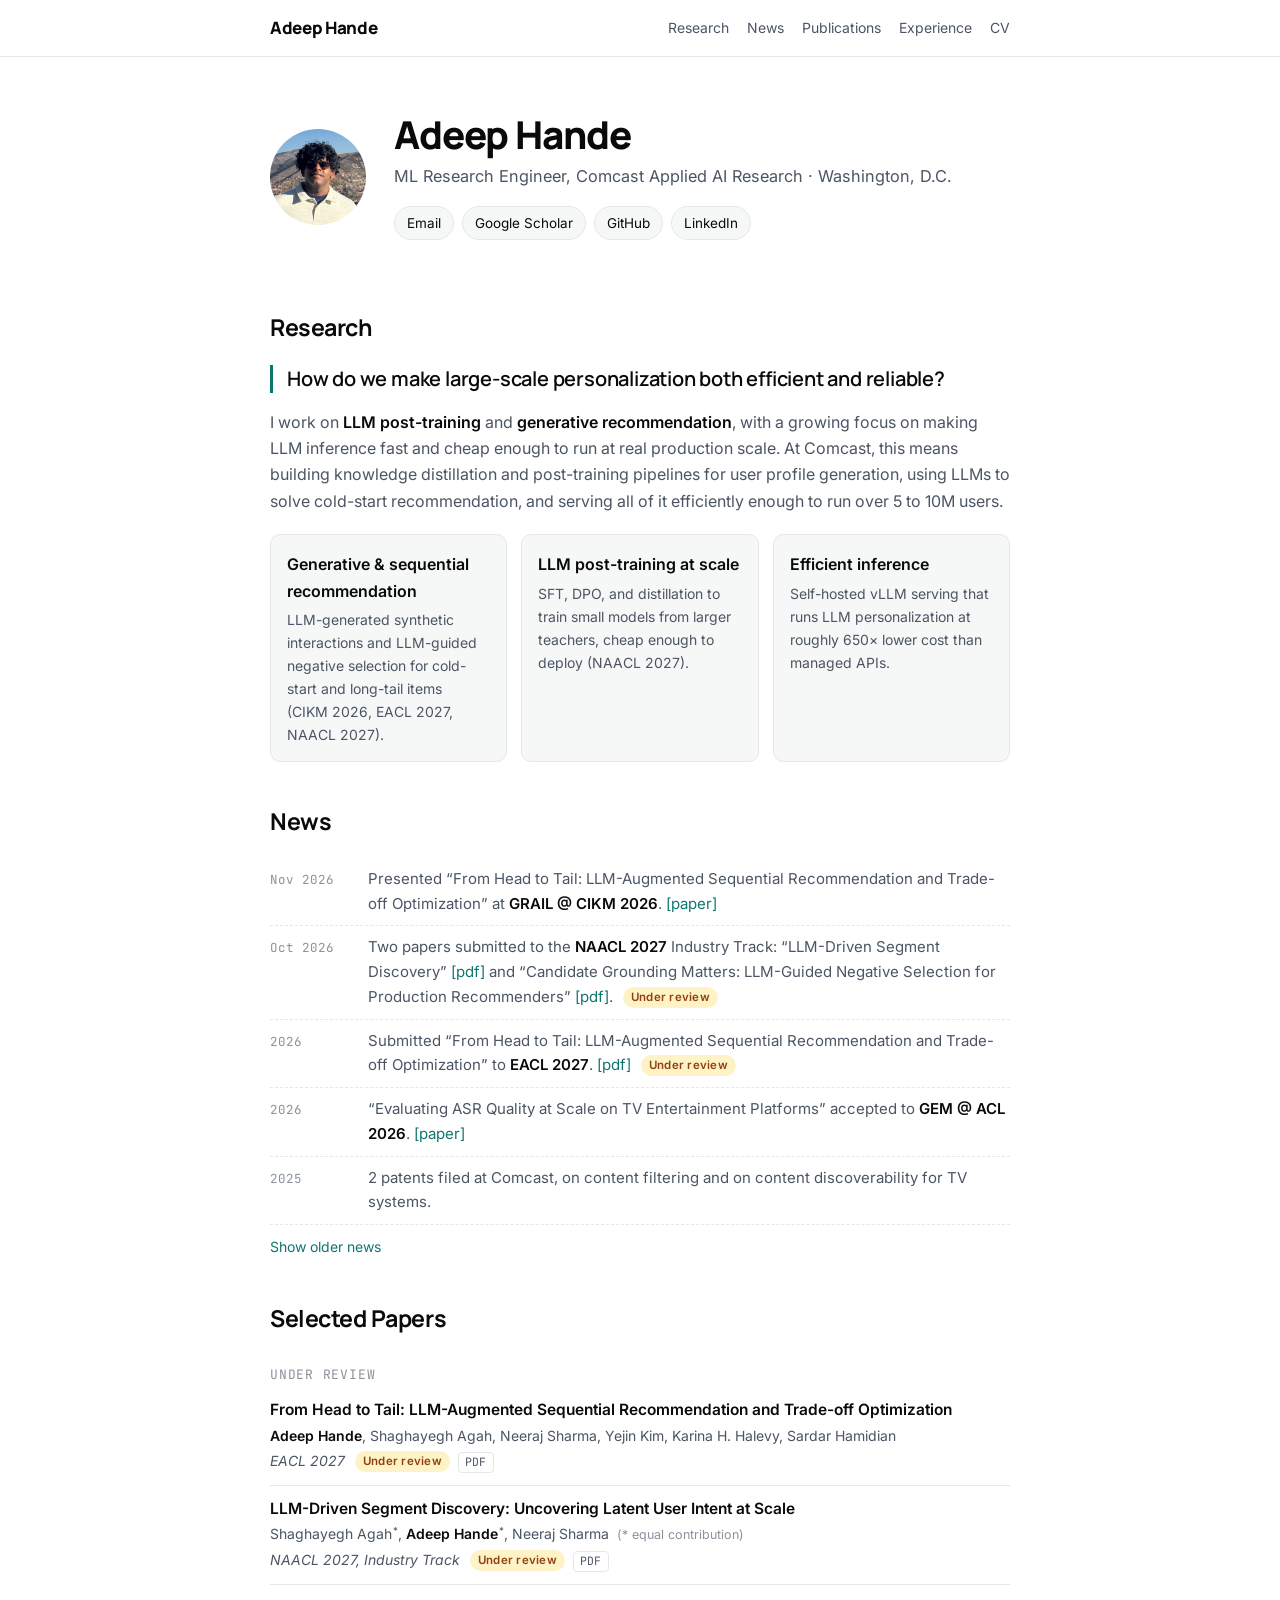
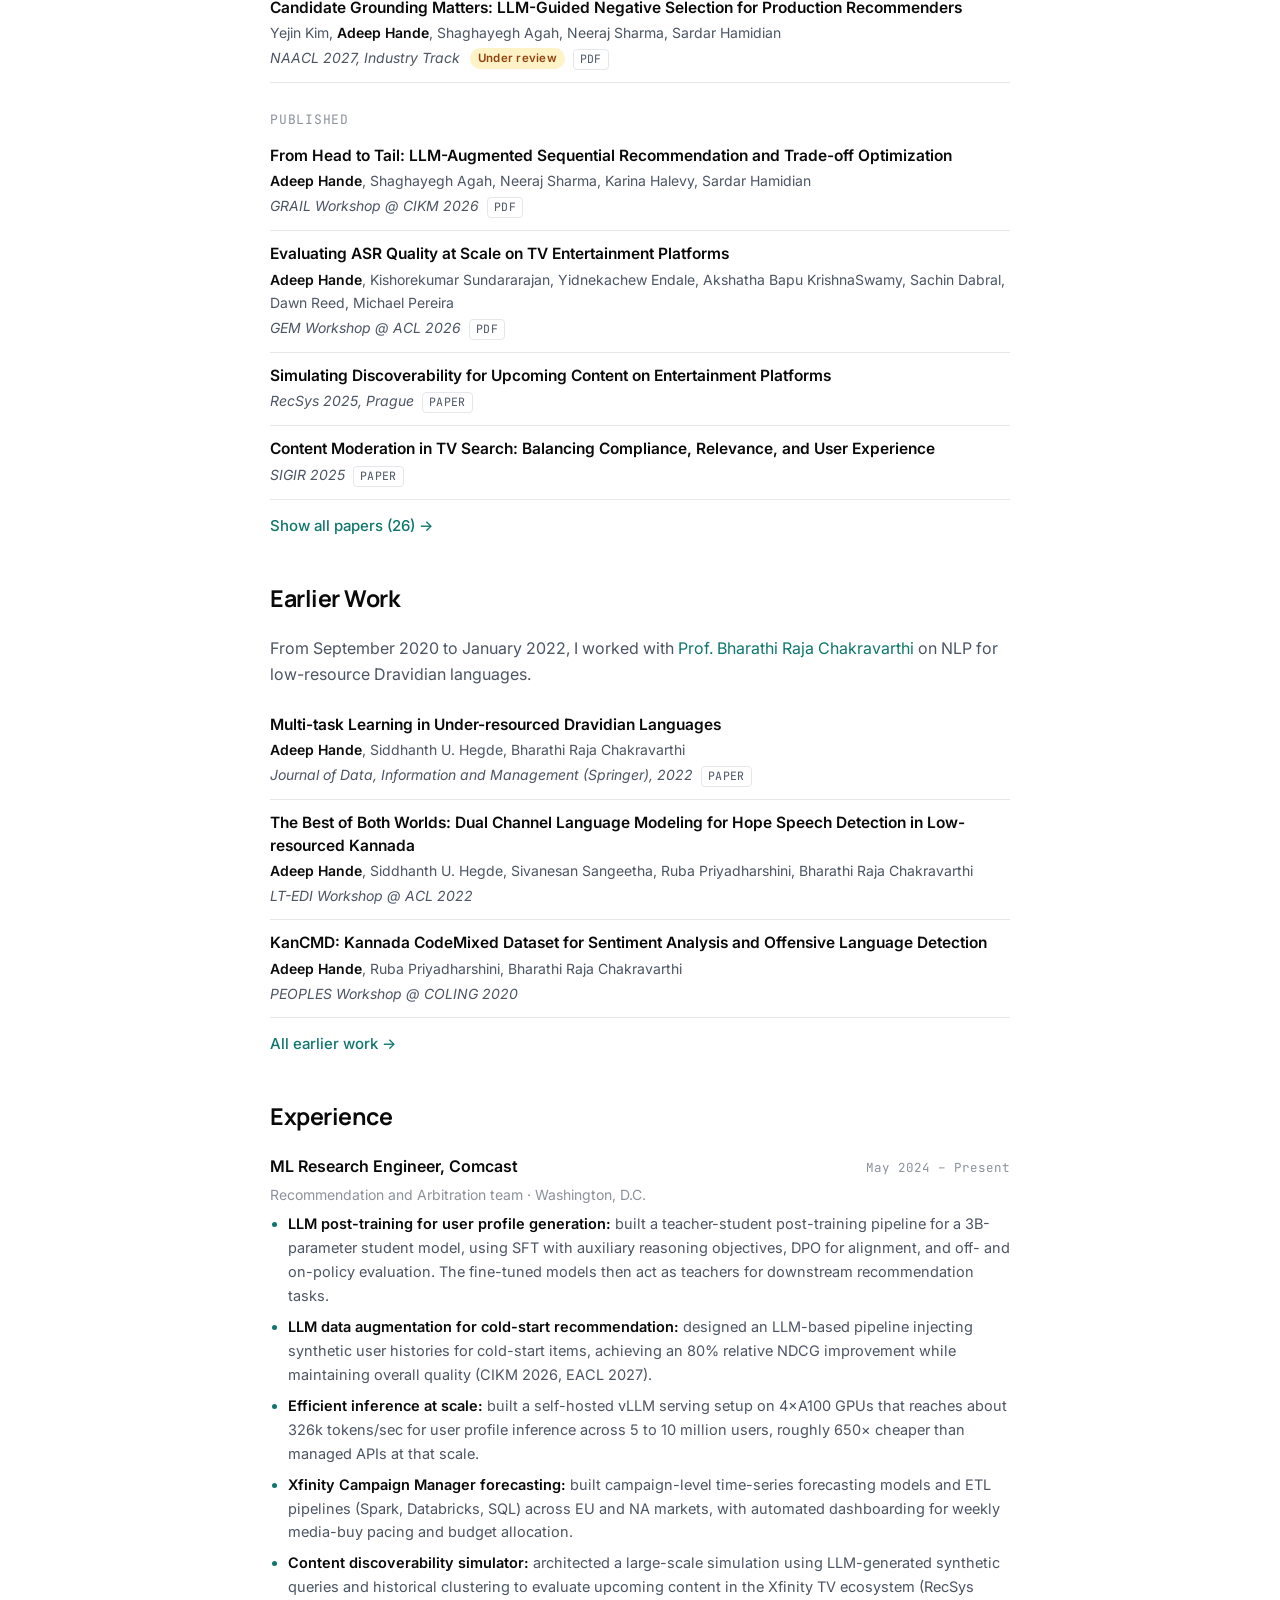
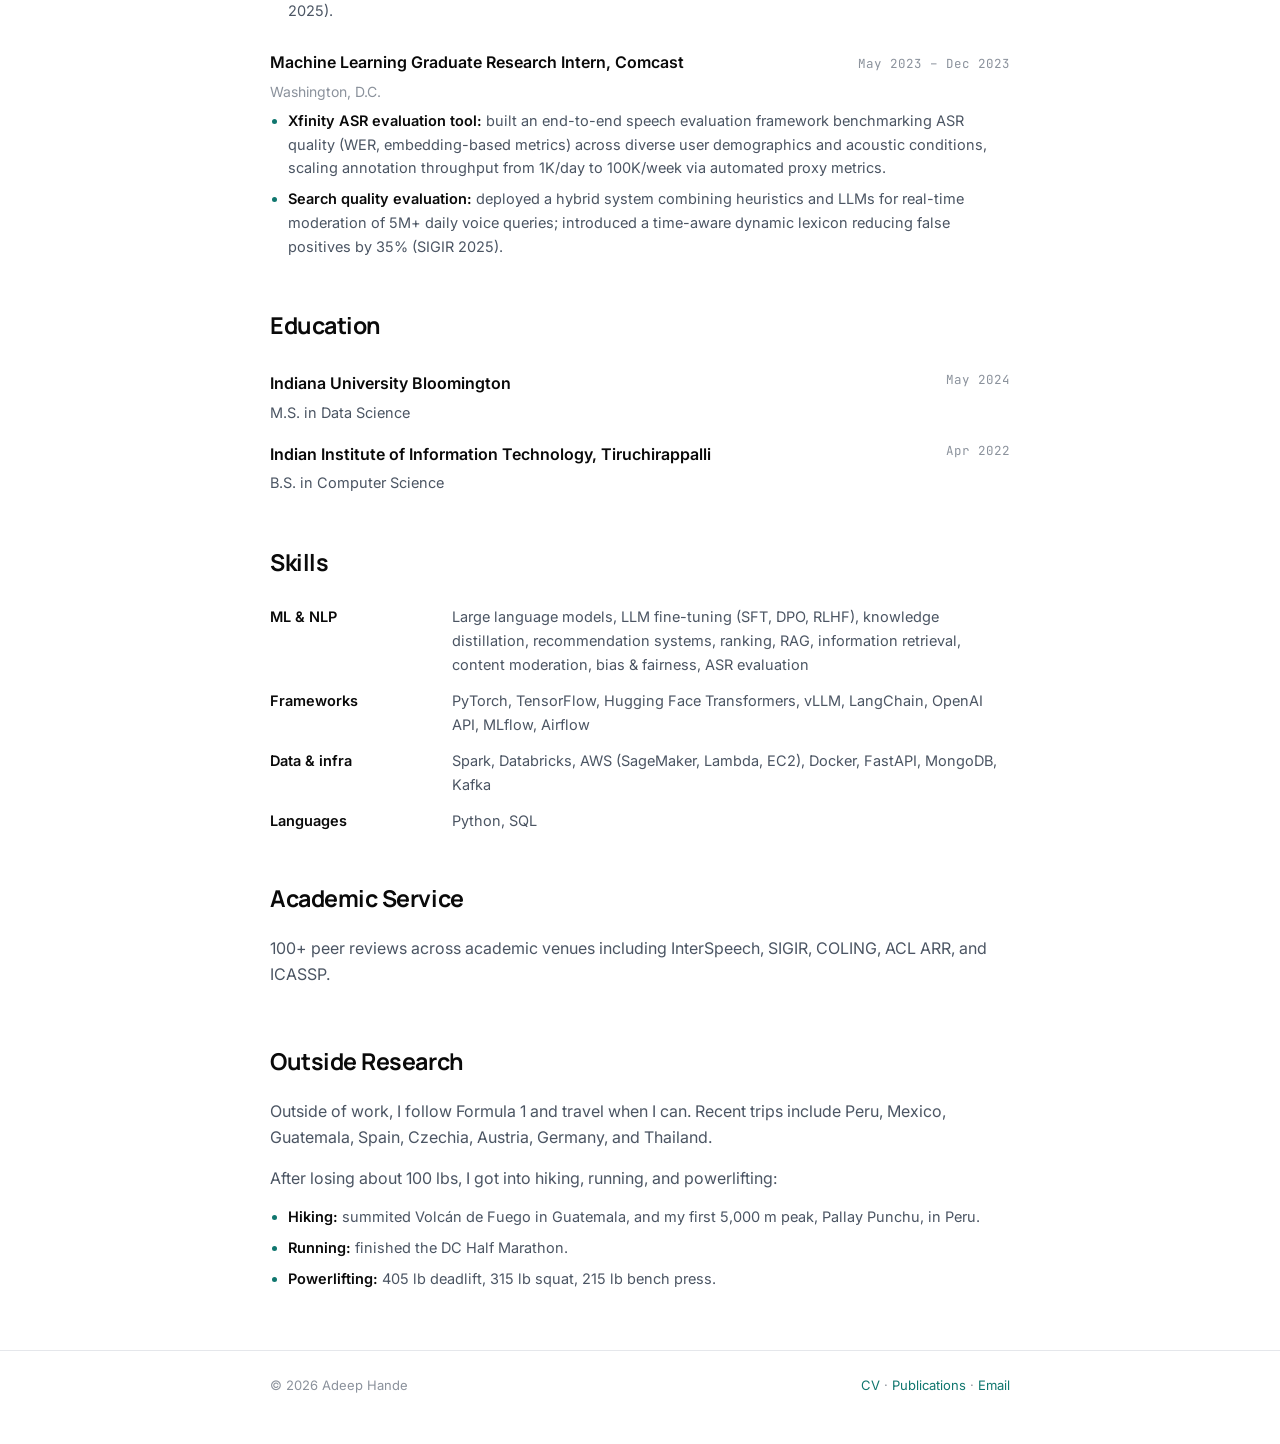
<file: index.html>
<!doctype html>
<html lang="en">
<head>
<meta charset="UTF-8" />
<meta name="viewport" content="width=device-width, initial-scale=1.0" />
<title>Adeep Hande</title>
<meta name="description" content="Adeep Hande, ML Research Engineer at Comcast Applied AI Research working on LLM post-training, generative recommendation, and efficient inference." />
<meta property="og:title" content="Adeep Hande" />
<meta property="og:description" content="ML Research Engineer at Comcast Applied AI Research working on LLM post-training, generative recommendation, and efficient inference." />
<meta property="og:type" content="website" />
<meta property="og:url" content="https://adeeph-zz.github.io/" />
<meta name="twitter:card" content="summary" />
<link rel="icon" href="data:image/svg+xml,%3Csvg xmlns='http://www.w3.org/2000/svg' viewBox='0 0 64 64'%3E%3Ccircle cx='32' cy='32' r='32' fill='%230f766e'/%3E%3Ctext x='32' y='42' font-family='Georgia,serif' font-size='28' font-weight='700' text-anchor='middle' fill='white'%3EAH%3C/text%3E%3C/svg%3E" />
<link rel="preconnect" href="https://fonts.googleapis.com" />
<link rel="preconnect" href="https://fonts.gstatic.com" crossorigin />
<link href="https://fonts.googleapis.com/css2?family=Inter:wght@400;500;600&family=Manrope:wght@600;700;800&family=JetBrains+Mono&display=swap" rel="stylesheet" />
<link rel="stylesheet" href="assets/style.css" />
</head>
<body>

<header class="topnav">
  <div class="wrap">
    <a class="brand" href="./">Adeep Hande</a>
    <nav>
      <a href="#research">Research</a>
      <a href="#news">News</a>
      <a href="#publications">Publications</a>
      <a href="#experience">Experience</a>
      <a href="cv.pdf" target="_blank" rel="noopener">CV</a>
    </nav>
  </div>
</header>

<main class="wrap">

  <div class="hero">
    <img class="avatar" src="assets/profile.jpg" alt="Adeep Hande" width="96" height="96" />
    <div>
      <h1>Adeep Hande</h1>
      <p class="role">ML Research Engineer, Comcast Applied AI Research &middot; Washington, D.C.</p>
      <div class="links">
        <a href="mailto:adeephande1000@gmail.com">Email</a>
        <a href="https://scholar.google.com/citations?user=XvfdrGsAAAAJ&hl=en" target="_blank" rel="noopener">Google Scholar</a>
        <a href="https://github.com/adeepH-zz" target="_blank" rel="noopener">GitHub</a>
        <a href="https://www.linkedin.com/in/adeep-hande/" target="_blank" rel="noopener">LinkedIn</a>
      </div>
    </div>
  </div>

  <section id="research">
    <h2>Research</h2>
    <p class="lede">How do we make large-scale personalization both efficient and reliable?</p>
    <p>
      I work on <strong>LLM post-training</strong> and <strong>generative recommendation</strong>, with a growing
      focus on making LLM inference fast and cheap enough to run at real production scale.
      At Comcast, this means building knowledge distillation and post-training pipelines for user profile generation,
      using LLMs to solve cold-start recommendation, and serving all of it efficiently enough to run over 5 to 10M users.
    </p>
    <div class="themes">
      <div class="theme">
        <h3>Generative &amp; sequential recommendation</h3>
        <p>LLM-generated synthetic interactions and LLM-guided negative selection for cold-start and long-tail items (CIKM&nbsp;2026, EACL&nbsp;2027, NAACL&nbsp;2027).</p>
      </div>
      <div class="theme">
        <h3>LLM post-training at scale</h3>
        <p>SFT, DPO, and distillation to train small models from larger teachers, cheap enough to deploy (NAACL&nbsp;2027).</p>
      </div>
      <div class="theme">
        <h3>Efficient inference</h3>
        <p>Self-hosted vLLM serving that runs LLM personalization at roughly 650&times; lower cost than managed APIs.</p>
      </div>
    </div>
  </section>

  <section id="news">
    <h2>News</h2>
    <ul class="news" id="news-list">
      <li><span class="date">Nov 2026</span><span>Presented &ldquo;From Head to Tail: LLM-Augmented Sequential Recommendation and Trade-off Optimization&rdquo; at <strong>GRAIL @ CIKM 2026</strong>. <a href="https://grail2026.github.io/papers/GRAIL2026_Hande.pdf" target="_blank" rel="noopener">[paper]</a></span></li>
      <li><span class="date">Oct 2026</span><span>Two papers submitted to the <strong>NAACL 2027</strong> Industry Track: &ldquo;LLM-Driven Segment Discovery&rdquo; <a href="papers/agah2027-segment-discovery.pdf" target="_blank" rel="noopener">[pdf]</a> and &ldquo;Candidate Grounding Matters: LLM-Guided Negative Selection for Production Recommenders&rdquo; <a href="papers/kim2027-candidate-grounding.pdf" target="_blank" rel="noopener">[pdf]</a>. <span class="badge">Under review</span></span></li>
      <li><span class="date">2026</span><span>Submitted &ldquo;From Head to Tail: LLM-Augmented Sequential Recommendation and Trade-off Optimization&rdquo; to <strong>EACL 2027</strong>. <a href="papers/hande2027-head-to-tail.pdf" target="_blank" rel="noopener">[pdf]</a> <span class="badge">Under review</span></span></li>
      <li><span class="date">2026</span><span>&ldquo;Evaluating ASR Quality at Scale on TV Entertainment Platforms&rdquo; accepted to <strong>GEM @ ACL 2026</strong>. <a href="https://aclanthology.org/2026.gem-main.35.pdf" target="_blank" rel="noopener">[paper]</a></span></li>
      <li><span class="date">2025</span><span>2 patents filed at Comcast, on content filtering and on content discoverability for TV systems.</span></li>
      <li class="news-more"><span class="date">Sep 2025</span><span>Presented &ldquo;Simulating Discoverability for Upcoming Content on Entertainment Platforms&rdquo; at <strong>RecSys 2025</strong> in Prague. <a href="https://dl.acm.org/doi/10.1145/3705328.3748137" target="_blank" rel="noopener">[paper]</a></span></li>
      <li class="news-more"><span class="date">2025</span><span>&ldquo;Content Moderation in TV Search: Balancing Compliance, Relevance, and User Experience&rdquo; accepted to <strong>SIGIR 2025</strong>. <a href="https://dl.acm.org/doi/10.1145/3726302.3731962" target="_blank" rel="noopener">[paper]</a></span></li>
    </ul>
    <button class="toggle" id="news-toggle" type="button" aria-expanded="false">Show older news</button>
  </section>

  <section id="publications">
    <h2>Selected Papers</h2>

    <div class="year">UNDER REVIEW</div>

    <div class="pub">
      <div class="pub-title">From Head to Tail: LLM-Augmented Sequential Recommendation and Trade-off Optimization</div>
      <div class="pub-authors"><span class="me">Adeep Hande</span>, Shaghayegh Agah, Neeraj Sharma, Yejin Kim, Karina H. Halevy, Sardar Hamidian</div>
      <div class="pub-meta"><span class="venue">EACL 2027</span> <span class="badge">Under review</span>
        <span class="pub-links"><a href="papers/hande2027-head-to-tail.pdf" target="_blank" rel="noopener">PDF</a></span></div>
    </div>
    <div class="pub">
      <div class="pub-title">LLM-Driven Segment Discovery: Uncovering Latent User Intent at Scale</div>
      <div class="pub-authors">Shaghayegh Agah<sup>*</sup>, <span class="me">Adeep Hande</span><sup>*</sup>, Neeraj Sharma <span class="eq">(* equal contribution)</span></div>
      <div class="pub-meta"><span class="venue">NAACL 2027, Industry Track</span> <span class="badge">Under review</span>
        <span class="pub-links"><a href="papers/agah2027-segment-discovery.pdf" target="_blank" rel="noopener">PDF</a></span></div>
    </div>
    <div class="pub">
      <div class="pub-title">Candidate Grounding Matters: LLM-Guided Negative Selection for Production Recommenders</div>
      <div class="pub-authors">Yejin Kim, <span class="me">Adeep Hande</span>, Shaghayegh Agah, Neeraj Sharma, Sardar Hamidian</div>
      <div class="pub-meta"><span class="venue">NAACL 2027, Industry Track</span> <span class="badge">Under review</span>
        <span class="pub-links"><a href="papers/kim2027-candidate-grounding.pdf" target="_blank" rel="noopener">PDF</a></span></div>
    </div>
    <div class="year">PUBLISHED</div>
    <div class="pub">
      <div class="pub-title">From Head to Tail: LLM-Augmented Sequential Recommendation and Trade-off Optimization</div>
      <div class="pub-authors"><span class="me">Adeep Hande</span>, Shaghayegh Agah, Neeraj Sharma, Karina Halevy, Sardar Hamidian</div>
      <div class="pub-meta"><span class="venue">GRAIL Workshop @ CIKM 2026</span>
        <span class="pub-links"><a href="https://grail2026.github.io/papers/GRAIL2026_Hande.pdf" target="_blank" rel="noopener">PDF</a></span></div>
    </div>
    <div class="pub">
      <div class="pub-title">Evaluating ASR Quality at Scale on TV Entertainment Platforms</div>
      <div class="pub-authors"><span class="me">Adeep Hande</span>, Kishorekumar Sundararajan, Yidnekachew Endale, Akshatha Bapu KrishnaSwamy, Sachin Dabral, Dawn Reed, Michael Pereira</div>
      <div class="pub-meta"><span class="venue">GEM Workshop @ ACL 2026</span>
        <span class="pub-links"><a href="https://aclanthology.org/2026.gem-main.35.pdf" target="_blank" rel="noopener">PDF</a></span></div>
    </div>
    <div class="pub">
      <div class="pub-title">Simulating Discoverability for Upcoming Content on Entertainment Platforms</div>
      <div class="pub-meta"><span class="venue">RecSys 2025, Prague</span>
        <span class="pub-links"><a href="https://dl.acm.org/doi/10.1145/3705328.3748137" target="_blank" rel="noopener">Paper</a></span></div>
    </div>
    <div class="pub">
      <div class="pub-title">Content Moderation in TV Search: Balancing Compliance, Relevance, and User Experience</div>
      <div class="pub-meta"><span class="venue">SIGIR 2025</span>
        <span class="pub-links"><a href="https://dl.acm.org/doi/10.1145/3726302.3731962" target="_blank" rel="noopener">Paper</a></span></div>
    </div>

    <a class="more" href="publications.html">Show all papers (26) &rarr;</a>
  </section>

  <section id="earlier">
    <h2>Earlier Work</h2>
    <p>From September 2020 to January 2022, I worked with <a href="https://scholar.google.com/citations?user=irCl028AAAAJ&amp;hl=en" target="_blank" rel="noopener">Prof. Bharathi Raja Chakravarthi</a> on NLP for low-resource Dravidian languages.</p>

    <div class="pub">
      <div class="pub-title">Multi-task Learning in Under-resourced Dravidian Languages</div>
      <div class="pub-authors"><span class="me">Adeep Hande</span>, Siddhanth U. Hegde, Bharathi Raja Chakravarthi</div>
      <div class="pub-meta"><span class="venue">Journal of Data, Information and Management (Springer), 2022</span>
        <span class="pub-links"><a href="https://link.springer.com/article/10.1007/s42488-022-00070-w" target="_blank" rel="noopener">Paper</a></span></div>
    </div>
    <div class="pub">
      <div class="pub-title">The Best of Both Worlds: Dual Channel Language Modeling for Hope Speech Detection in Low-resourced Kannada</div>
      <div class="pub-authors"><span class="me">Adeep Hande</span>, Siddhanth U. Hegde, Sivanesan Sangeetha, Ruba Priyadharshini, Bharathi Raja Chakravarthi</div>
      <div class="pub-meta"><span class="venue">LT-EDI Workshop @ ACL 2022</span></div>
    </div>
    <div class="pub">
      <div class="pub-title">KanCMD: Kannada CodeMixed Dataset for Sentiment Analysis and Offensive Language Detection</div>
      <div class="pub-authors"><span class="me">Adeep Hande</span>, Ruba Priyadharshini, Bharathi Raja Chakravarthi</div>
      <div class="pub-meta"><span class="venue">PEOPLES Workshop @ COLING 2020</span></div>
    </div>

    <a class="more" href="publications.html#earlier">All earlier work &rarr;</a>
  </section>

  <section id="experience">
    <h2>Experience</h2>

    <div class="entry">
      <div class="entry-head">
        <h3>ML Research Engineer, Comcast</h3>
        <span class="entry-meta">May 2024 &ndash; Present</span>
      </div>
      <div class="entry-sub">Recommendation and Arbitration team &middot; Washington, D.C.</div>
      <ul class="bullets">
        <li><strong>LLM post-training for user profile generation:</strong> built a teacher-student post-training pipeline for a 3B-parameter student model, using SFT with auxiliary reasoning objectives, DPO for alignment, and off- and on-policy evaluation. The fine-tuned models then act as teachers for downstream recommendation tasks.</li>
        <li><strong>LLM data augmentation for cold-start recommendation:</strong> designed an LLM-based pipeline injecting synthetic user histories for cold-start items, achieving an 80% relative NDCG improvement while maintaining overall quality (CIKM 2026, EACL 2027).</li>
        <li><strong>Efficient inference at scale:</strong> built a self-hosted vLLM serving setup on 4&times;A100 GPUs that reaches about 326k tokens/sec for user profile inference across 5 to 10 million users, roughly 650&times; cheaper than managed APIs at that scale.</li>
        <li><strong>Xfinity Campaign Manager forecasting:</strong> built campaign-level time-series forecasting models and ETL pipelines (Spark, Databricks, SQL) across EU and NA markets, with automated dashboarding for weekly media-buy pacing and budget allocation.</li>
        <li><strong>Content discoverability simulator:</strong> architected a large-scale simulation using LLM-generated synthetic queries and historical clustering to evaluate upcoming content in the Xfinity TV ecosystem (RecSys 2025).</li>
      </ul>
    </div>

    <div class="entry">
      <div class="entry-head">
        <h3>Machine Learning Graduate Research Intern, Comcast</h3>
        <span class="entry-meta">May 2023 &ndash; Dec 2023</span>
      </div>
      <div class="entry-sub">Washington, D.C.</div>
      <ul class="bullets">
        <li><strong>Xfinity ASR evaluation tool:</strong> built an end-to-end speech evaluation framework benchmarking ASR quality (WER, embedding-based metrics) across diverse user demographics and acoustic conditions, scaling annotation throughput from 1K/day to 100K/week via automated proxy metrics.</li>
        <li><strong>Search quality evaluation:</strong> deployed a hybrid system combining heuristics and LLMs for real-time moderation of 5M+ daily voice queries; introduced a time-aware dynamic lexicon reducing false positives by 35% (SIGIR 2025).</li>
      </ul>
    </div>
  </section>

  <section id="education">
    <h2>Education</h2>
    <div class="edu-row">
      <div><h3>Indiana University Bloomington</h3><div class="edu-degree">M.S. in Data Science</div></div>
      <span class="entry-meta">May 2024</span>
    </div>
    <div class="edu-row">
      <div><h3>Indian Institute of Information Technology, Tiruchirappalli</h3><div class="edu-degree">B.S. in Computer Science</div></div>
      <span class="entry-meta">Apr 2022</span>
    </div>
  </section>

  <section id="skills">
    <h2>Skills</h2>
    <div class="skill-row"><span class="label">ML &amp; NLP</span><span class="vals">Large language models, LLM fine-tuning (SFT, DPO, RLHF), knowledge distillation, recommendation systems, ranking, RAG, information retrieval, content moderation, bias &amp; fairness, ASR evaluation</span></div>
    <div class="skill-row"><span class="label">Frameworks</span><span class="vals">PyTorch, TensorFlow, Hugging Face Transformers, vLLM, LangChain, OpenAI API, MLflow, Airflow</span></div>
    <div class="skill-row"><span class="label">Data &amp; infra</span><span class="vals">Spark, Databricks, AWS (SageMaker, Lambda, EC2), Docker, FastAPI, MongoDB, Kafka</span></div>
    <div class="skill-row"><span class="label">Languages</span><span class="vals">Python, SQL</span></div>
  </section>

  <section id="service">
    <h2>Academic Service</h2>
    <p>100+ peer reviews across academic venues including InterSpeech, SIGIR, COLING, ACL ARR, and ICASSP.</p>
  </section>

  <section id="outside">
    <h2>Outside Research</h2>
    <p>Outside of work, I follow Formula&nbsp;1 and travel when I can. Recent trips include Peru, Mexico, Guatemala, Spain, Czechia, Austria, Germany, and Thailand.</p>
    <p>After losing about 100&nbsp;lbs, I got into hiking, running, and powerlifting:</p>
    <ul class="bullets">
      <li><strong>Hiking:</strong> summited Volc&aacute;n de Fuego in Guatemala, and my first 5,000&nbsp;m peak, Pallay Punchu, in Peru.</li>
      <li><strong>Running:</strong> finished the DC Half Marathon.</li>
      <li><strong>Powerlifting:</strong> 405&nbsp;lb deadlift, 315&nbsp;lb squat, 215&nbsp;lb bench press.</li>
    </ul>
  </section>

</main>

<footer>
  <div class="wrap">
    <span>&copy; 2026 Adeep Hande</span>
    <span><a href="cv.pdf" target="_blank" rel="noopener">CV</a> &middot; <a href="publications.html">Publications</a> &middot; <a href="mailto:adeephande1000@gmail.com">Email</a></span>
  </div>
</footer>

<script>
  (function(){
    var list = document.getElementById('news-list');
    var btn = document.getElementById('news-toggle');
    btn.addEventListener('click', function(){
      var open = list.classList.toggle('expanded');
      btn.setAttribute('aria-expanded', open);
      btn.textContent = open ? 'Show less' : 'Show older news';
    });
  })();
</script>
</body>
</html>
</file>
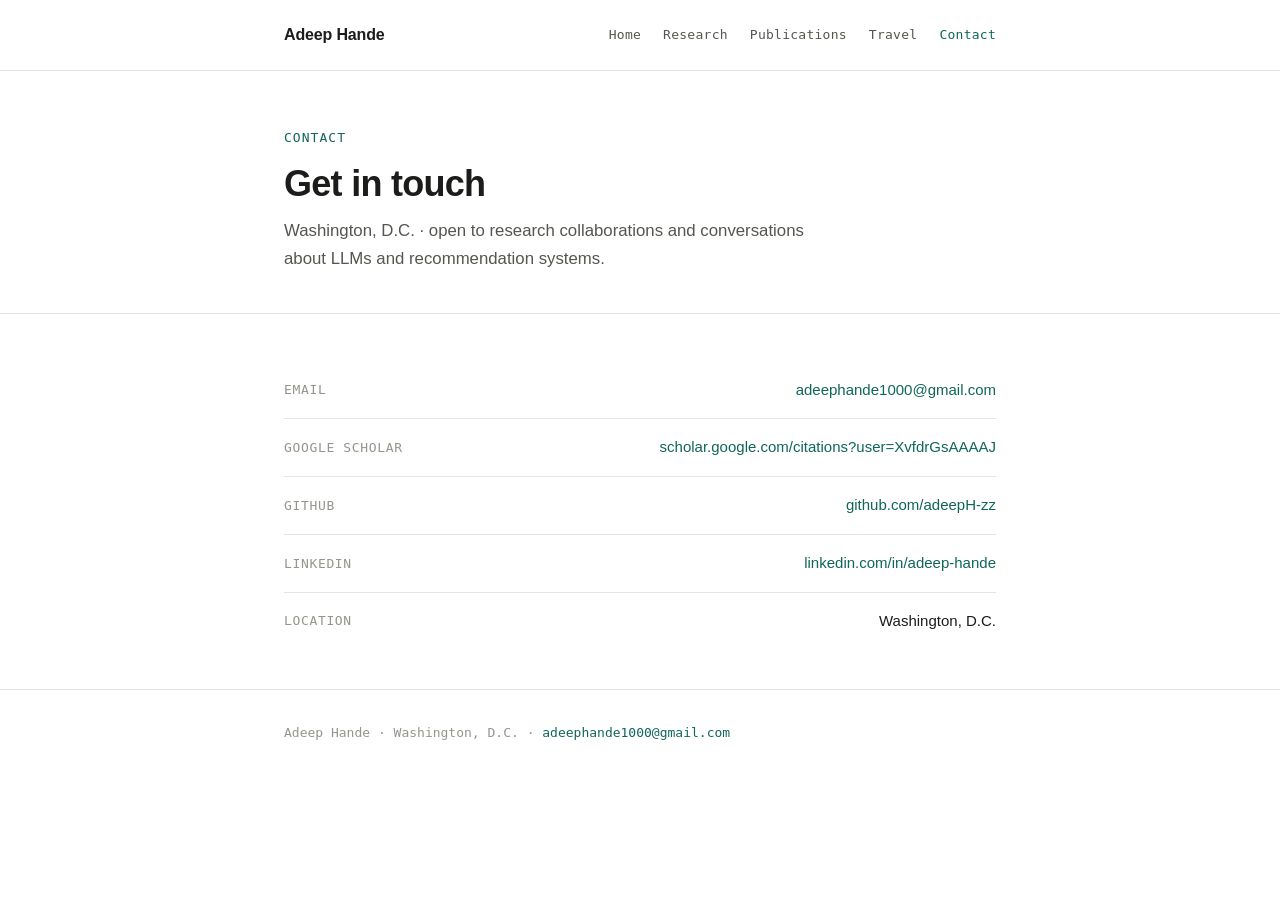
<file: contact.html>
<!doctype html>
<html lang="en">
<head>
<meta charset="UTF-8" />
<meta name="viewport" content="width=device-width, initial-scale=1.0" />
<title>Contact — Adeep Hande</title>
<meta name="description" content="Get in touch with Adeep Hande." />
<link rel="stylesheet" href="style.css" />
</head>
<body>

<nav class="site-nav">
  <div class="wrap">
    <a class="brand" href="index.html">Adeep Hande</a>
    <div class="nav-links">
      <a href="index.html">Home</a>
      <a href="research.html">Research</a>
      <a href="publications.html">Publications</a>
      <a href="travel.html">Travel</a>
      <a href="contact.html" class="active">Contact</a>
    </div>
  </div>
</nav>

<header class="page-head">
  <div class="wrap">
    <div class="eyebrow">Contact</div>
    <h1>Get in touch</h1>
    <p class="tagline">Washington, D.C. &middot; open to research collaborations and conversations about LLMs and recommendation systems.</p>
  </div>
</header>

<main>
  <div class="wrap">
    <section>
      <div class="contact-grid">
        <div class="contact-row">
          <div class="contact-label">Email</div>
          <div class="contact-value"><a href="mailto:adeephande1000@gmail.com">adeephande1000@gmail.com</a></div>
        </div>
        <div class="contact-row">
          <div class="contact-label">Google Scholar</div>
          <div class="contact-value"><a href="https://scholar.google.com/citations?user=XvfdrGsAAAAJ&hl=en" target="_blank" rel="noopener">scholar.google.com/citations?user=XvfdrGsAAAAJ</a></div>
        </div>
        <div class="contact-row">
          <div class="contact-label">GitHub</div>
          <div class="contact-value"><a href="https://github.com/adeepH-zz" target="_blank" rel="noopener">github.com/adeepH-zz</a></div>
        </div>
        <div class="contact-row">
          <div class="contact-label">LinkedIn</div>
          <div class="contact-value"><a href="https://www.linkedin.com/in/adeep-hande/" target="_blank" rel="noopener">linkedin.com/in/adeep-hande</a></div>
        </div>
        <div class="contact-row">
          <div class="contact-label">Location</div>
          <div class="contact-value">Washington, D.C.</div>
        </div>
      </div>
    </section>
  </div>
</main>

<footer>
  <div class="wrap">
    Adeep Hande &middot; Washington, D.C. &middot; <a href="mailto:adeephande1000@gmail.com">adeephande1000@gmail.com</a>
  </div>
</footer>

</body>
</html>
</file>
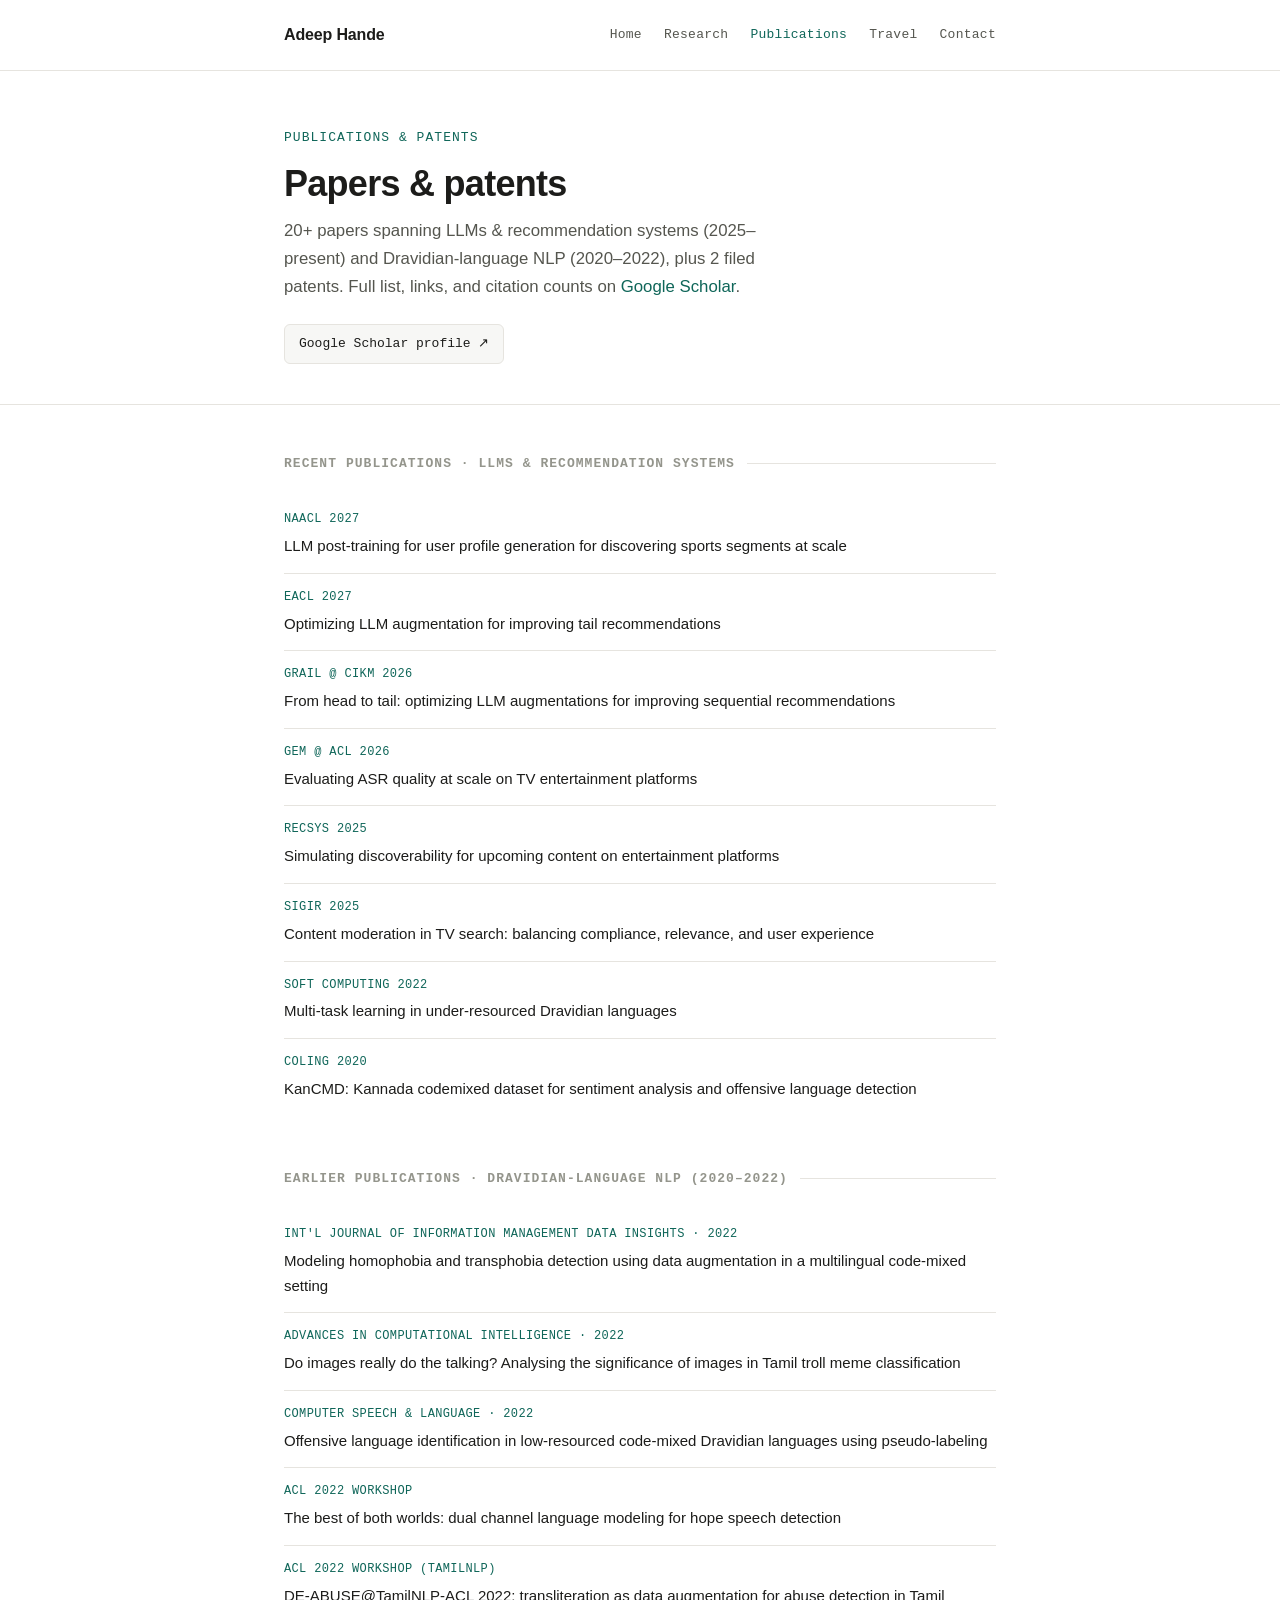
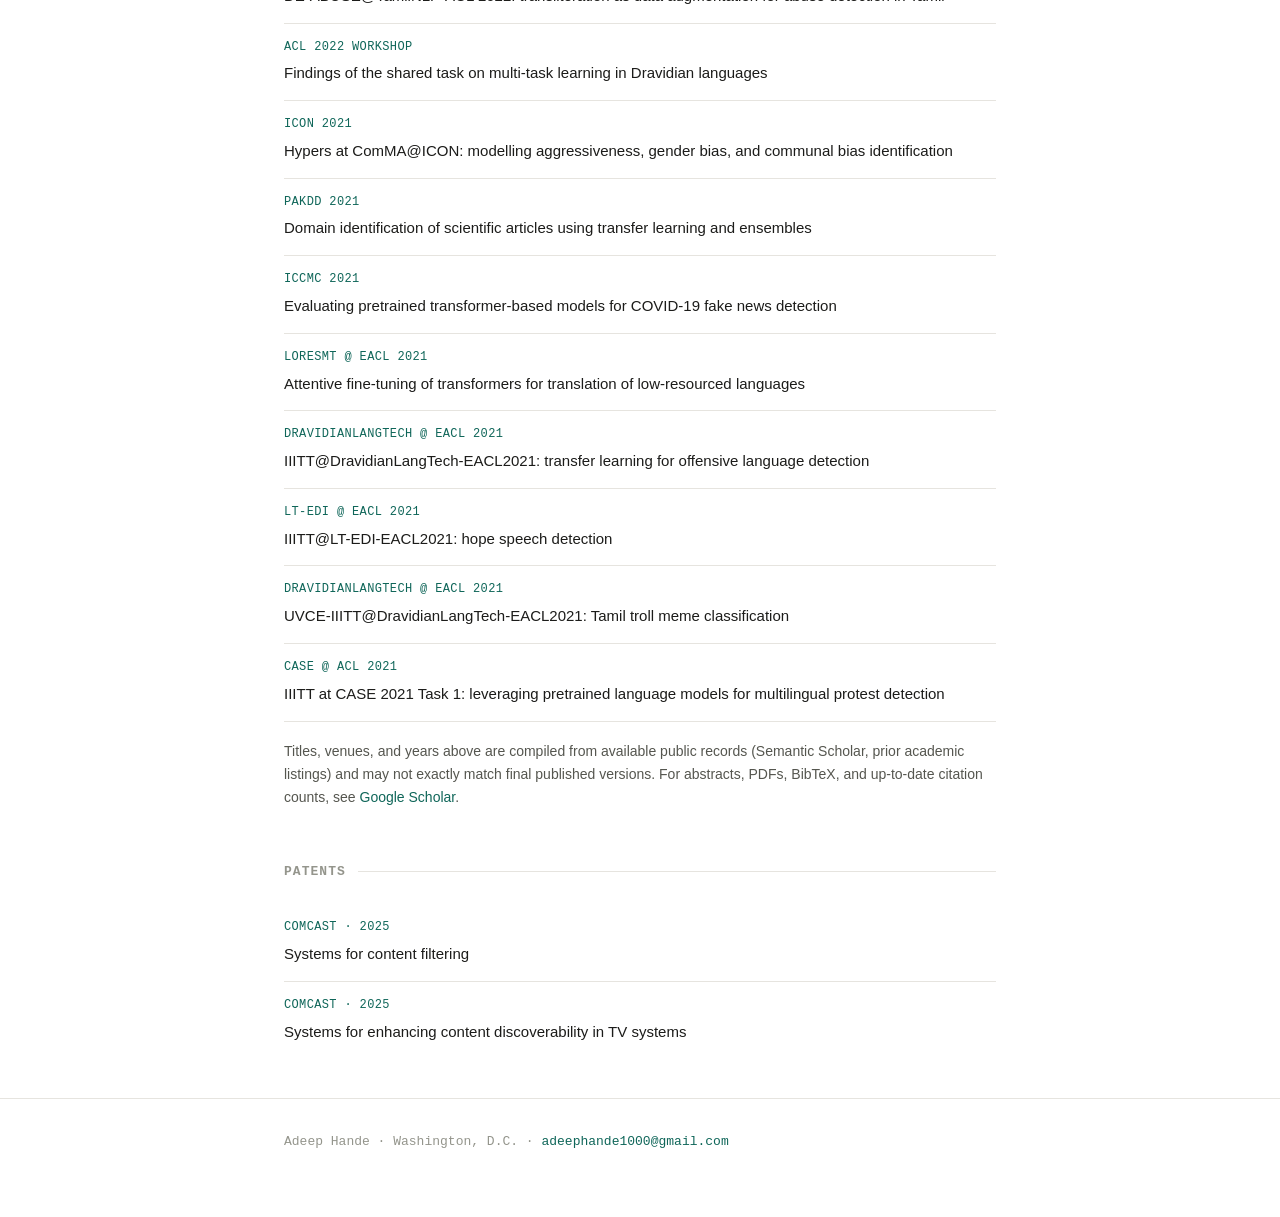
<file: publications (1).html>
<!doctype html>
<html lang="en">
<head>
<meta charset="UTF-8" />
<meta name="viewport" content="width=device-width, initial-scale=1.0" />
<title>Publications &amp; Patents — Adeep Hande</title>
<meta name="description" content="Publications and patents by Adeep Hande, spanning LLMs, recommendation systems, and NLP." />
<link rel="stylesheet" href="style.css" />
</head>
<body>

<nav class="site-nav">
  <div class="wrap">
    <a class="brand" href="index.html">Adeep Hande</a>
    <div class="nav-links">
      <a href="index.html">Home</a>
      <a href="research.html">Research</a>
      <a href="publications.html" class="active">Publications</a>
      <a href="travel.html">Travel</a>
      <a href="contact.html">Contact</a>
    </div>
  </div>
</nav>

<header class="page-head">
  <div class="wrap">
    <div class="eyebrow">Publications &amp; Patents</div>
    <h1>Papers &amp; patents</h1>
    <p class="tagline">
      20+ papers spanning LLMs &amp; recommendation systems (2025&ndash;present) and Dravidian-language NLP
      (2020&ndash;2022), plus 2 filed patents. Full list, links, and citation counts on
      <a href="https://scholar.google.com/citations?user=XvfdrGsAAAAJ&hl=en" target="_blank" rel="noopener">Google Scholar</a>.
    </p>
    <div class="links">
      <a href="https://scholar.google.com/citations?user=XvfdrGsAAAAJ&hl=en" target="_blank" rel="noopener">Google Scholar profile ↗</a>
    </div>
  </div>
</header>

<main>
  <div class="wrap">

    <section id="publications">
      <h2>Recent Publications &middot; LLMs &amp; Recommendation Systems</h2>

      <div class="pub">
        <div class="pub-venue">NAACL 2027</div>
        <div class="pub-title">LLM post-training for user profile generation for discovering sports segments at scale</div>
      </div>
      <div class="pub">
        <div class="pub-venue">EACL 2027</div>
        <div class="pub-title">Optimizing LLM augmentation for improving tail recommendations</div>
      </div>
      <div class="pub">
        <div class="pub-venue">GRAIL @ CIKM 2026</div>
        <div class="pub-title">From head to tail: optimizing LLM augmentations for improving sequential recommendations</div>
      </div>
      <div class="pub">
        <div class="pub-venue">GEM @ ACL 2026</div>
        <div class="pub-title">Evaluating ASR quality at scale on TV entertainment platforms</div>
      </div>
      <div class="pub">
        <div class="pub-venue">RecSys 2025</div>
        <div class="pub-title">Simulating discoverability for upcoming content on entertainment platforms</div>
      </div>
      <div class="pub">
        <div class="pub-venue">SIGIR 2025</div>
        <div class="pub-title">Content moderation in TV search: balancing compliance, relevance, and user experience</div>
      </div>
      <div class="pub">
        <div class="pub-venue">Soft Computing 2022</div>
        <div class="pub-title">Multi-task learning in under-resourced Dravidian languages</div>
      </div>
      <div class="pub">
        <div class="pub-venue">COLING 2020</div>
        <div class="pub-title">KanCMD: Kannada codemixed dataset for sentiment analysis and offensive language detection</div>
      </div>
    </section>

    <section id="earlier-publications">
      <h2>Earlier Publications &middot; Dravidian-Language NLP (2020&ndash;2022)</h2>

      <div class="pub">
        <div class="pub-venue">Int'l Journal of Information Management Data Insights &middot; 2022</div>
        <div class="pub-title">Modeling homophobia and transphobia detection using data augmentation in a multilingual code-mixed setting</div>
      </div>
      <div class="pub">
        <div class="pub-venue">Advances in Computational Intelligence &middot; 2022</div>
        <div class="pub-title">Do images really do the talking? Analysing the significance of images in Tamil troll meme classification</div>
      </div>
      <div class="pub">
        <div class="pub-venue">Computer Speech &amp; Language &middot; 2022</div>
        <div class="pub-title">Offensive language identification in low-resourced code-mixed Dravidian languages using pseudo-labeling</div>
      </div>
      <div class="pub">
        <div class="pub-venue">ACL 2022 Workshop</div>
        <div class="pub-title">The best of both worlds: dual channel language modeling for hope speech detection</div>
      </div>
      <div class="pub">
        <div class="pub-venue">ACL 2022 Workshop (TamilNLP)</div>
        <div class="pub-title">DE-ABUSE@TamilNLP-ACL 2022: transliteration as data augmentation for abuse detection in Tamil</div>
      </div>
      <div class="pub">
        <div class="pub-venue">ACL 2022 Workshop</div>
        <div class="pub-title">Findings of the shared task on multi-task learning in Dravidian languages</div>
      </div>
      <div class="pub">
        <div class="pub-venue">ICON 2021</div>
        <div class="pub-title">Hypers at ComMA@ICON: modelling aggressiveness, gender bias, and communal bias identification</div>
      </div>
      <div class="pub">
        <div class="pub-venue">PAKDD 2021</div>
        <div class="pub-title">Domain identification of scientific articles using transfer learning and ensembles</div>
      </div>
      <div class="pub">
        <div class="pub-venue">ICCMC 2021</div>
        <div class="pub-title">Evaluating pretrained transformer-based models for COVID-19 fake news detection</div>
      </div>
      <div class="pub">
        <div class="pub-venue">LoResMT @ EACL 2021</div>
        <div class="pub-title">Attentive fine-tuning of transformers for translation of low-resourced languages</div>
      </div>
      <div class="pub">
        <div class="pub-venue">DravidianLangTech @ EACL 2021</div>
        <div class="pub-title">IIITT@DravidianLangTech-EACL2021: transfer learning for offensive language detection</div>
      </div>
      <div class="pub">
        <div class="pub-venue">LT-EDI @ EACL 2021</div>
        <div class="pub-title">IIITT@LT-EDI-EACL2021: hope speech detection</div>
      </div>
      <div class="pub">
        <div class="pub-venue">DravidianLangTech @ EACL 2021</div>
        <div class="pub-title">UVCE-IIITT@DravidianLangTech-EACL2021: Tamil troll meme classification</div>
      </div>
      <div class="pub">
        <div class="pub-venue">CASE @ ACL 2021</div>
        <div class="pub-title">IIITT at CASE 2021 Task 1: leveraging pretrained language models for multilingual protest detection</div>
      </div>

      <p style="margin-top:18px; font-size:14px;">
        Titles, venues, and years above are compiled from available public records (Semantic Scholar, prior
        academic listings) and may not exactly match final published versions. For abstracts, PDFs, BibTeX,
        and up-to-date citation counts, see
        <a href="https://scholar.google.com/citations?user=XvfdrGsAAAAJ&hl=en" target="_blank" rel="noopener">Google Scholar</a>.
      </p>
    </section>

    <section id="patents">
      <h2>Patents</h2>
      <div class="pub">
        <div class="pub-venue">Comcast &middot; 2025</div>
        <div class="pub-title">Systems for content filtering</div>
      </div>
      <div class="pub">
        <div class="pub-venue">Comcast &middot; 2025</div>
        <div class="pub-title">Systems for enhancing content discoverability in TV systems</div>
      </div>
    </section>

  </div>
</main>

<footer>
  <div class="wrap">
    Adeep Hande &middot; Washington, D.C. &middot; <a href="mailto:adeephande1000@gmail.com">adeephande1000@gmail.com</a>
  </div>
</footer>

</body>
</html>
</file>
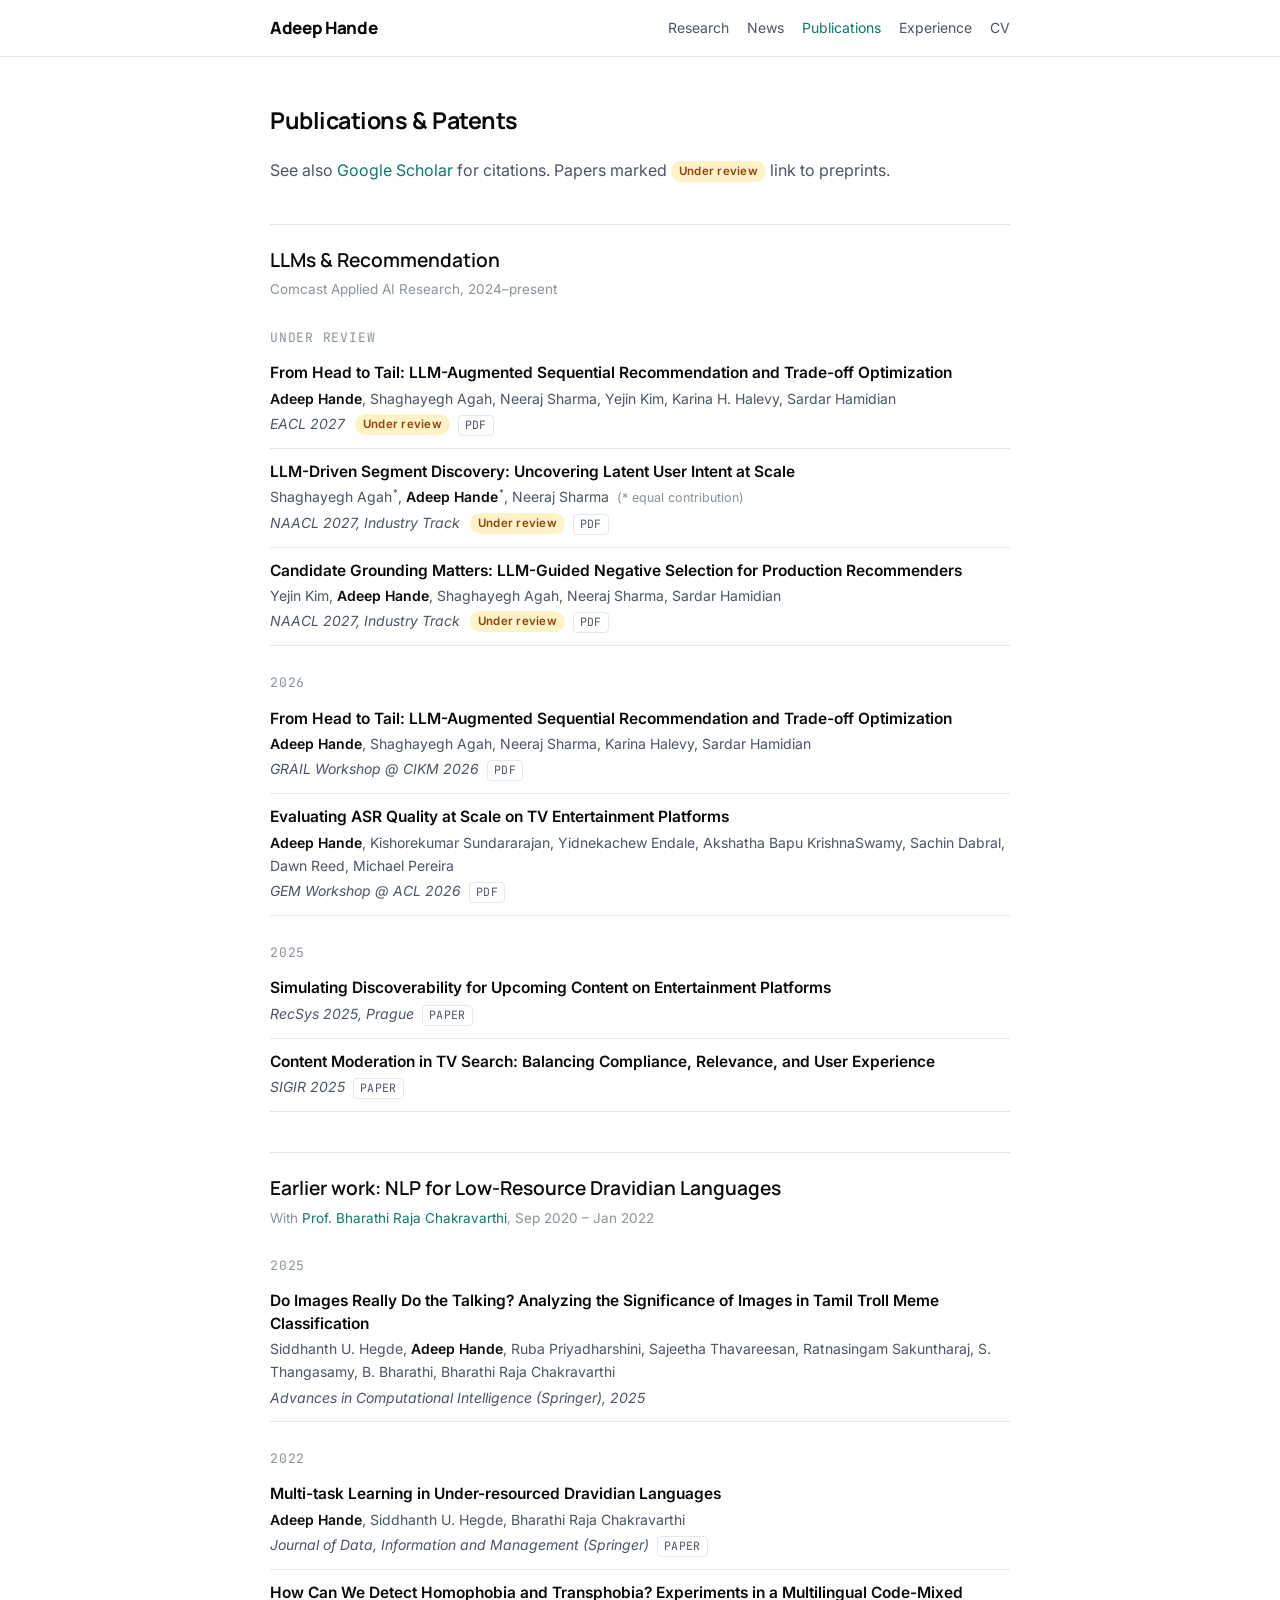
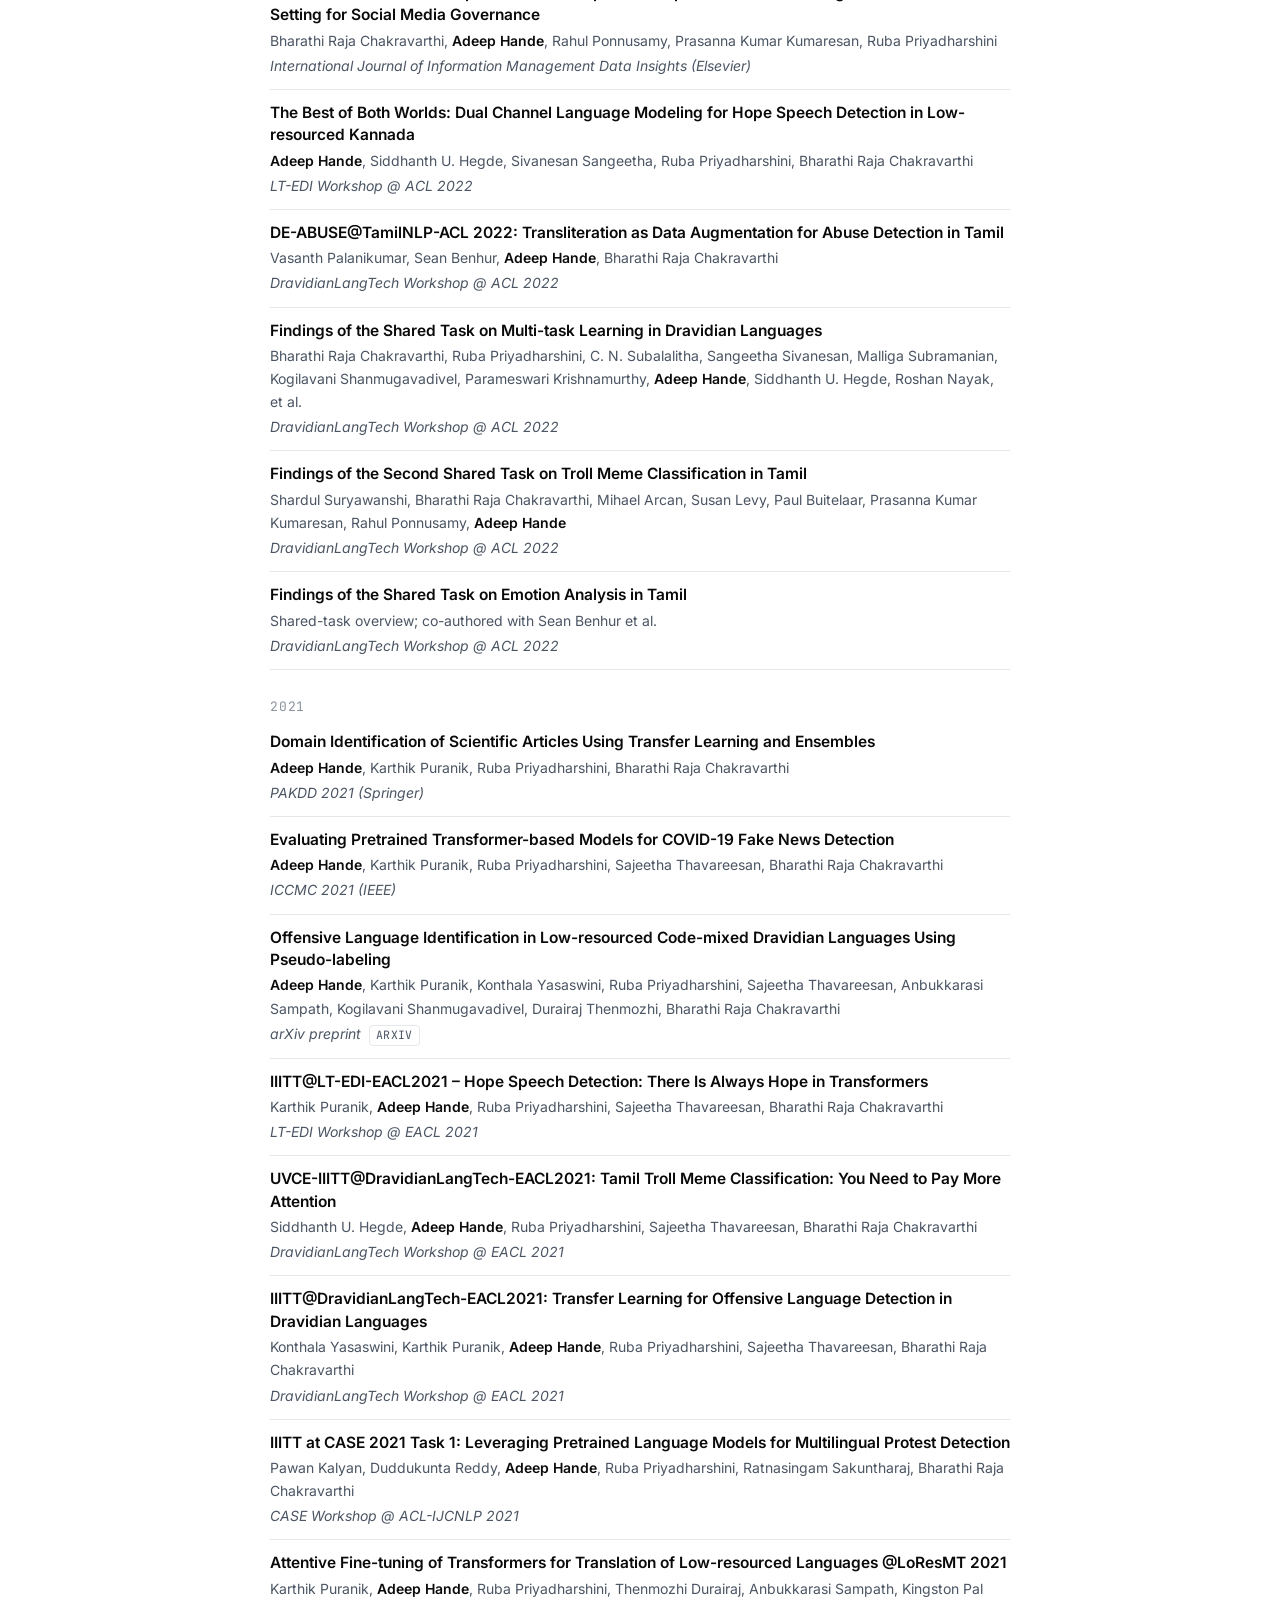
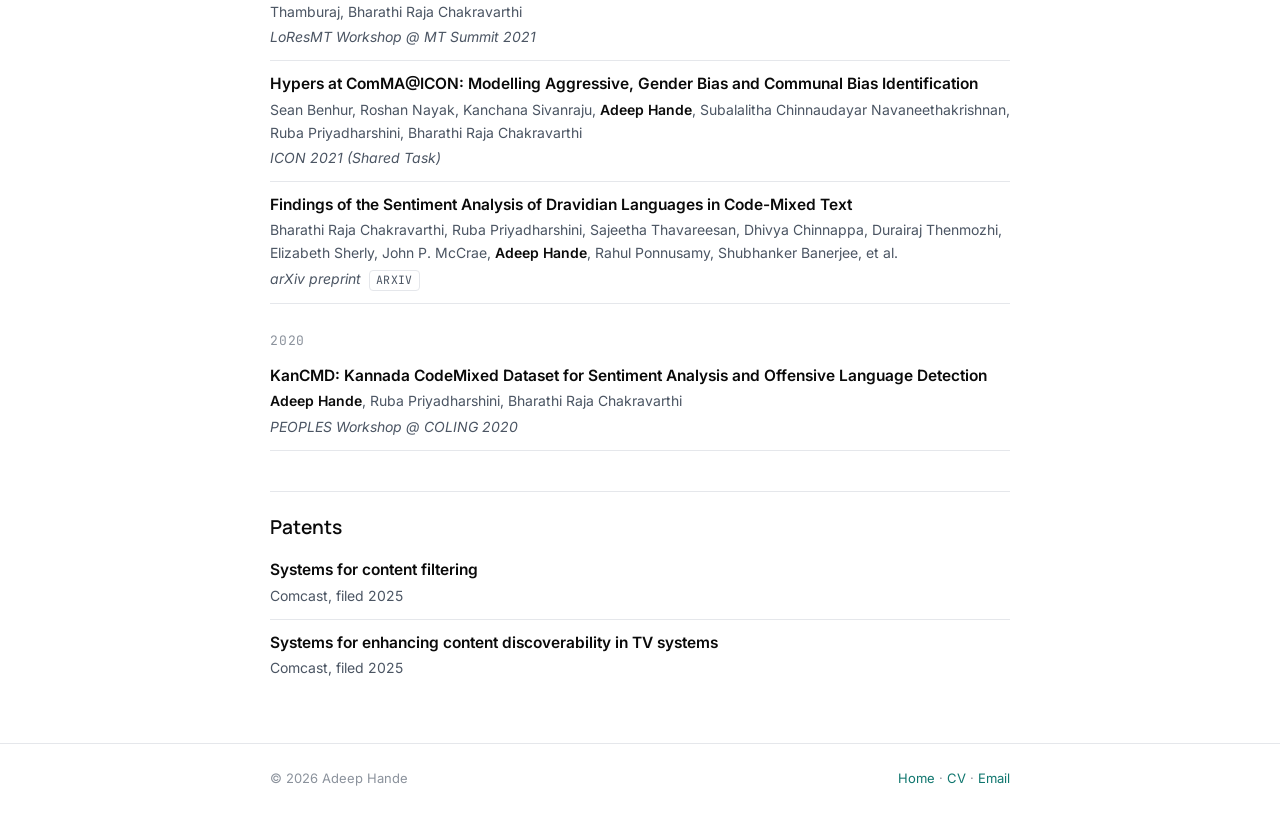
<file: publications.html>
<!doctype html>
<html lang="en">
<head>
<meta charset="UTF-8" />
<meta name="viewport" content="width=device-width, initial-scale=1.0" />
<title>Publications | Adeep Hande</title>
<meta name="description" content="Publications and patents by Adeep Hande." />
<link rel="icon" href="data:image/svg+xml,%3Csvg xmlns='http://www.w3.org/2000/svg' viewBox='0 0 64 64'%3E%3Ccircle cx='32' cy='32' r='32' fill='%230f766e'/%3E%3Ctext x='32' y='42' font-family='Georgia,serif' font-size='28' font-weight='700' text-anchor='middle' fill='white'%3EAH%3C/text%3E%3C/svg%3E" />
<link rel="preconnect" href="https://fonts.googleapis.com" />
<link rel="preconnect" href="https://fonts.gstatic.com" crossorigin />
<link href="https://fonts.googleapis.com/css2?family=Inter:wght@400;500;600&family=Manrope:wght@600;700;800&family=JetBrains+Mono&display=swap" rel="stylesheet" />
<link rel="stylesheet" href="assets/style.css" />
</head>
<body>

<header class="topnav">
  <div class="wrap">
    <a class="brand" href="./">Adeep Hande</a>
    <nav>
      <a href="./#research">Research</a>
      <a href="./#news">News</a>
      <a class="active" href="publications.html">Publications</a>
      <a href="./#experience">Experience</a>
      <a href="cv.pdf" target="_blank" rel="noopener">CV</a>
    </nav>
  </div>
</header>

<main class="wrap">
  <section style="padding-top:44px;">
    <h2>Publications &amp; Patents</h2>
    <p>
      See also <a href="https://scholar.google.com/citations?user=XvfdrGsAAAAJ&hl=en" target="_blank" rel="noopener">Google Scholar</a>
      for citations. Papers marked <span class="badge" style="margin-left:0">Under review</span> link to preprints.
    </p>

    <h3 class="group-head">LLMs &amp; Recommendation <span>Comcast Applied AI Research, 2024&ndash;present</span></h3>
    <div class="year">UNDER REVIEW</div>
    <div class="pub">
      <div class="pub-title">From Head to Tail: LLM-Augmented Sequential Recommendation and Trade-off Optimization</div>
      <div class="pub-authors"><span class="me">Adeep Hande</span>, Shaghayegh Agah, Neeraj Sharma, Yejin Kim, Karina H. Halevy, Sardar Hamidian</div>
      <div class="pub-meta"><span class="venue">EACL 2027</span> <span class="badge">Under review</span>
        <span class="pub-links"><a href="papers/hande2027-head-to-tail.pdf" target="_blank" rel="noopener">PDF</a></span></div>
    </div>
    <div class="pub">
      <div class="pub-title">LLM-Driven Segment Discovery: Uncovering Latent User Intent at Scale</div>
      <div class="pub-authors">Shaghayegh Agah<sup>*</sup>, <span class="me">Adeep Hande</span><sup>*</sup>, Neeraj Sharma <span class="eq">(* equal contribution)</span></div>
      <div class="pub-meta"><span class="venue">NAACL 2027, Industry Track</span> <span class="badge">Under review</span>
        <span class="pub-links"><a href="papers/agah2027-segment-discovery.pdf" target="_blank" rel="noopener">PDF</a></span></div>
    </div>
    <div class="pub">
      <div class="pub-title">Candidate Grounding Matters: LLM-Guided Negative Selection for Production Recommenders</div>
      <div class="pub-authors">Yejin Kim, <span class="me">Adeep Hande</span>, Shaghayegh Agah, Neeraj Sharma, Sardar Hamidian</div>
      <div class="pub-meta"><span class="venue">NAACL 2027, Industry Track</span> <span class="badge">Under review</span>
        <span class="pub-links"><a href="papers/kim2027-candidate-grounding.pdf" target="_blank" rel="noopener">PDF</a></span></div>
    </div>

    <div class="year">2026</div>
    <div class="pub">
      <div class="pub-title">From Head to Tail: LLM-Augmented Sequential Recommendation and Trade-off Optimization</div>
      <div class="pub-authors"><span class="me">Adeep Hande</span>, Shaghayegh Agah, Neeraj Sharma, Karina Halevy, Sardar Hamidian</div>
      <div class="pub-meta"><span class="venue">GRAIL Workshop @ CIKM 2026</span>
        <span class="pub-links"><a href="https://grail2026.github.io/papers/GRAIL2026_Hande.pdf" target="_blank" rel="noopener">PDF</a></span></div>
    </div>
    <div class="pub">
      <div class="pub-title">Evaluating ASR Quality at Scale on TV Entertainment Platforms</div>
      <div class="pub-authors"><span class="me">Adeep Hande</span>, Kishorekumar Sundararajan, Yidnekachew Endale, Akshatha Bapu KrishnaSwamy, Sachin Dabral, Dawn Reed, Michael Pereira</div>
      <div class="pub-meta"><span class="venue">GEM Workshop @ ACL 2026</span>
        <span class="pub-links"><a href="https://aclanthology.org/2026.gem-main.35.pdf" target="_blank" rel="noopener">PDF</a></span></div>
    </div>

    <div class="year">2025</div>
    <div class="pub">
      <div class="pub-title">Simulating Discoverability for Upcoming Content on Entertainment Platforms</div>
      <div class="pub-meta"><span class="venue">RecSys 2025, Prague</span>
        <span class="pub-links"><a href="https://dl.acm.org/doi/10.1145/3705328.3748137" target="_blank" rel="noopener">Paper</a></span></div>
    </div>
    <div class="pub">
      <div class="pub-title">Content Moderation in TV Search: Balancing Compliance, Relevance, and User Experience</div>
      <div class="pub-meta"><span class="venue">SIGIR 2025</span>
        <span class="pub-links"><a href="https://dl.acm.org/doi/10.1145/3726302.3731962" target="_blank" rel="noopener">Paper</a></span></div>
    </div>

    <h3 class="group-head" id="earlier">Earlier work: NLP for Low-Resource Dravidian Languages <span>With <a href="https://scholar.google.com/citations?user=irCl028AAAAJ&amp;hl=en" target="_blank" rel="noopener">Prof. Bharathi Raja Chakravarthi</a>, Sep 2020 &ndash; Jan 2022</span></h3>
    <div class="year">2025</div>
    <div class="pub">
      <div class="pub-title">Do Images Really Do the Talking? Analyzing the Significance of Images in Tamil Troll Meme Classification</div>
      <div class="pub-authors">Siddhanth U. Hegde, <span class="me">Adeep Hande</span>, Ruba Priyadharshini, Sajeetha Thavareesan, Ratnasingam Sakuntharaj, S. Thangasamy, B. Bharathi, Bharathi Raja Chakravarthi</div>
      <div class="pub-meta"><span class="venue">Advances in Computational Intelligence (Springer), 2025</span></div>
    </div>

    <div class="year">2022</div>
    <div class="pub">
      <div class="pub-title">Multi-task Learning in Under-resourced Dravidian Languages</div>
      <div class="pub-authors"><span class="me">Adeep Hande</span>, Siddhanth U. Hegde, Bharathi Raja Chakravarthi</div>
      <div class="pub-meta"><span class="venue">Journal of Data, Information and Management (Springer)</span>
        <span class="pub-links"><a href="https://link.springer.com/article/10.1007/s42488-022-00070-w" target="_blank" rel="noopener">Paper</a></span></div>
    </div>
    <div class="pub">
      <div class="pub-title">How Can We Detect Homophobia and Transphobia? Experiments in a Multilingual Code-Mixed Setting for Social Media Governance</div>
      <div class="pub-authors">Bharathi Raja Chakravarthi, <span class="me">Adeep Hande</span>, Rahul Ponnusamy, Prasanna Kumar Kumaresan, Ruba Priyadharshini</div>
      <div class="pub-meta"><span class="venue">International Journal of Information Management Data Insights (Elsevier)</span></div>
    </div>
    <div class="pub">
      <div class="pub-title">The Best of Both Worlds: Dual Channel Language Modeling for Hope Speech Detection in Low-resourced Kannada</div>
      <div class="pub-authors"><span class="me">Adeep Hande</span>, Siddhanth U. Hegde, Sivanesan Sangeetha, Ruba Priyadharshini, Bharathi Raja Chakravarthi</div>
      <div class="pub-meta"><span class="venue">LT-EDI Workshop @ ACL 2022</span></div>
    </div>
    <div class="pub">
      <div class="pub-title">DE-ABUSE@TamilNLP-ACL 2022: Transliteration as Data Augmentation for Abuse Detection in Tamil</div>
      <div class="pub-authors">Vasanth Palanikumar, Sean Benhur, <span class="me">Adeep Hande</span>, Bharathi Raja Chakravarthi</div>
      <div class="pub-meta"><span class="venue">DravidianLangTech Workshop @ ACL 2022</span></div>
    </div>
    <div class="pub">
      <div class="pub-title">Findings of the Shared Task on Multi-task Learning in Dravidian Languages</div>
      <div class="pub-authors">Bharathi Raja Chakravarthi, Ruba Priyadharshini, C. N. Subalalitha, Sangeetha Sivanesan, Malliga Subramanian, Kogilavani Shanmugavadivel, Parameswari Krishnamurthy, <span class="me">Adeep Hande</span>, Siddhanth U. Hegde, Roshan Nayak, et al.</div>
      <div class="pub-meta"><span class="venue">DravidianLangTech Workshop @ ACL 2022</span></div>
    </div>
    <div class="pub">
      <div class="pub-title">Findings of the Second Shared Task on Troll Meme Classification in Tamil</div>
      <div class="pub-authors">Shardul Suryawanshi, Bharathi Raja Chakravarthi, Mihael Arcan, Susan Levy, Paul Buitelaar, Prasanna Kumar Kumaresan, Rahul Ponnusamy, <span class="me">Adeep Hande</span></div>
      <div class="pub-meta"><span class="venue">DravidianLangTech Workshop @ ACL 2022</span></div>
    </div>
    <div class="pub">
      <div class="pub-title">Findings of the Shared Task on Emotion Analysis in Tamil</div>
      <div class="pub-authors">Shared-task overview; co-authored with Sean Benhur et al.</div>
      <div class="pub-meta"><span class="venue">DravidianLangTech Workshop @ ACL 2022</span></div>
    </div>

    <div class="year">2021</div>
    <div class="pub">
      <div class="pub-title">Domain Identification of Scientific Articles Using Transfer Learning and Ensembles</div>
      <div class="pub-authors"><span class="me">Adeep Hande</span>, Karthik Puranik, Ruba Priyadharshini, Bharathi Raja Chakravarthi</div>
      <div class="pub-meta"><span class="venue">PAKDD 2021 (Springer)</span></div>
    </div>
    <div class="pub">
      <div class="pub-title">Evaluating Pretrained Transformer-based Models for COVID-19 Fake News Detection</div>
      <div class="pub-authors"><span class="me">Adeep Hande</span>, Karthik Puranik, Ruba Priyadharshini, Sajeetha Thavareesan, Bharathi Raja Chakravarthi</div>
      <div class="pub-meta"><span class="venue">ICCMC 2021 (IEEE)</span></div>
    </div>
    <div class="pub">
      <div class="pub-title">Offensive Language Identification in Low-resourced Code-mixed Dravidian Languages Using Pseudo-labeling</div>
      <div class="pub-authors"><span class="me">Adeep Hande</span>, Karthik Puranik, Konthala Yasaswini, Ruba Priyadharshini, Sajeetha Thavareesan, Anbukkarasi Sampath, Kogilavani Shanmugavadivel, Durairaj Thenmozhi, Bharathi Raja Chakravarthi</div>
      <div class="pub-meta"><span class="venue">arXiv preprint</span>
        <span class="pub-links"><a href="https://arxiv.org/abs/2108.12177" target="_blank" rel="noopener">arXiv</a></span></div>
    </div>
    <div class="pub">
      <div class="pub-title">IIITT@LT-EDI-EACL2021 &ndash; Hope Speech Detection: There Is Always Hope in Transformers</div>
      <div class="pub-authors">Karthik Puranik, <span class="me">Adeep Hande</span>, Ruba Priyadharshini, Sajeetha Thavareesan, Bharathi Raja Chakravarthi</div>
      <div class="pub-meta"><span class="venue">LT-EDI Workshop @ EACL 2021</span></div>
    </div>
    <div class="pub">
      <div class="pub-title">UVCE-IIITT@DravidianLangTech-EACL2021: Tamil Troll Meme Classification: You Need to Pay More Attention</div>
      <div class="pub-authors">Siddhanth U. Hegde, <span class="me">Adeep Hande</span>, Ruba Priyadharshini, Sajeetha Thavareesan, Bharathi Raja Chakravarthi</div>
      <div class="pub-meta"><span class="venue">DravidianLangTech Workshop @ EACL 2021</span></div>
    </div>
    <div class="pub">
      <div class="pub-title">IIITT@DravidianLangTech-EACL2021: Transfer Learning for Offensive Language Detection in Dravidian Languages</div>
      <div class="pub-authors">Konthala Yasaswini, Karthik Puranik, <span class="me">Adeep Hande</span>, Ruba Priyadharshini, Sajeetha Thavareesan, Bharathi Raja Chakravarthi</div>
      <div class="pub-meta"><span class="venue">DravidianLangTech Workshop @ EACL 2021</span></div>
    </div>
    <div class="pub">
      <div class="pub-title">IIITT at CASE 2021 Task 1: Leveraging Pretrained Language Models for Multilingual Protest Detection</div>
      <div class="pub-authors">Pawan Kalyan, Duddukunta Reddy, <span class="me">Adeep Hande</span>, Ruba Priyadharshini, Ratnasingam Sakuntharaj, Bharathi Raja Chakravarthi</div>
      <div class="pub-meta"><span class="venue">CASE Workshop @ ACL-IJCNLP 2021</span></div>
    </div>
    <div class="pub">
      <div class="pub-title">Attentive Fine-tuning of Transformers for Translation of Low-resourced Languages @LoResMT 2021</div>
      <div class="pub-authors">Karthik Puranik, <span class="me">Adeep Hande</span>, Ruba Priyadharshini, Thenmozhi Durairaj, Anbukkarasi Sampath, Kingston Pal Thamburaj, Bharathi Raja Chakravarthi</div>
      <div class="pub-meta"><span class="venue">LoResMT Workshop @ MT Summit 2021</span></div>
    </div>
    <div class="pub">
      <div class="pub-title">Hypers at ComMA@ICON: Modelling Aggressive, Gender Bias and Communal Bias Identification</div>
      <div class="pub-authors">Sean Benhur, Roshan Nayak, Kanchana Sivanraju, <span class="me">Adeep Hande</span>, Subalalitha Chinnaudayar Navaneethakrishnan, Ruba Priyadharshini, Bharathi Raja Chakravarthi</div>
      <div class="pub-meta"><span class="venue">ICON 2021 (Shared Task)</span></div>
    </div>
    <div class="pub">
      <div class="pub-title">Findings of the Sentiment Analysis of Dravidian Languages in Code-Mixed Text</div>
      <div class="pub-authors">Bharathi Raja Chakravarthi, Ruba Priyadharshini, Sajeetha Thavareesan, Dhivya Chinnappa, Durairaj Thenmozhi, Elizabeth Sherly, John P. McCrae, <span class="me">Adeep Hande</span>, Rahul Ponnusamy, Shubhanker Banerjee, et al.</div>
      <div class="pub-meta"><span class="venue">arXiv preprint</span>
        <span class="pub-links"><a href="https://arxiv.org/abs/2111.09811" target="_blank" rel="noopener">arXiv</a></span></div>
    </div>

    <div class="year">2020</div>
    <div class="pub">
      <div class="pub-title">KanCMD: Kannada CodeMixed Dataset for Sentiment Analysis and Offensive Language Detection</div>
      <div class="pub-authors"><span class="me">Adeep Hande</span>, Ruba Priyadharshini, Bharathi Raja Chakravarthi</div>
      <div class="pub-meta"><span class="venue">PEOPLES Workshop @ COLING 2020</span></div>
    </div>

    <h3 class="group-head">Patents</h3>
    <div class="pub">
      <div class="pub-title">Systems for content filtering</div>
      <div class="pub-meta">Comcast, filed 2025</div>
    </div>
    <div class="pub">
      <div class="pub-title">Systems for enhancing content discoverability in TV systems</div>
      <div class="pub-meta">Comcast, filed 2025</div>
    </div>
  </section>
</main>

<footer>
  <div class="wrap">
    <span>&copy; 2026 Adeep Hande</span>
    <span><a href="./">Home</a> &middot; <a href="cv.pdf" target="_blank" rel="noopener">CV</a> &middot; <a href="mailto:adeephande1000@gmail.com">Email</a></span>
  </div>
</footer>
</body>
</html>
</file>
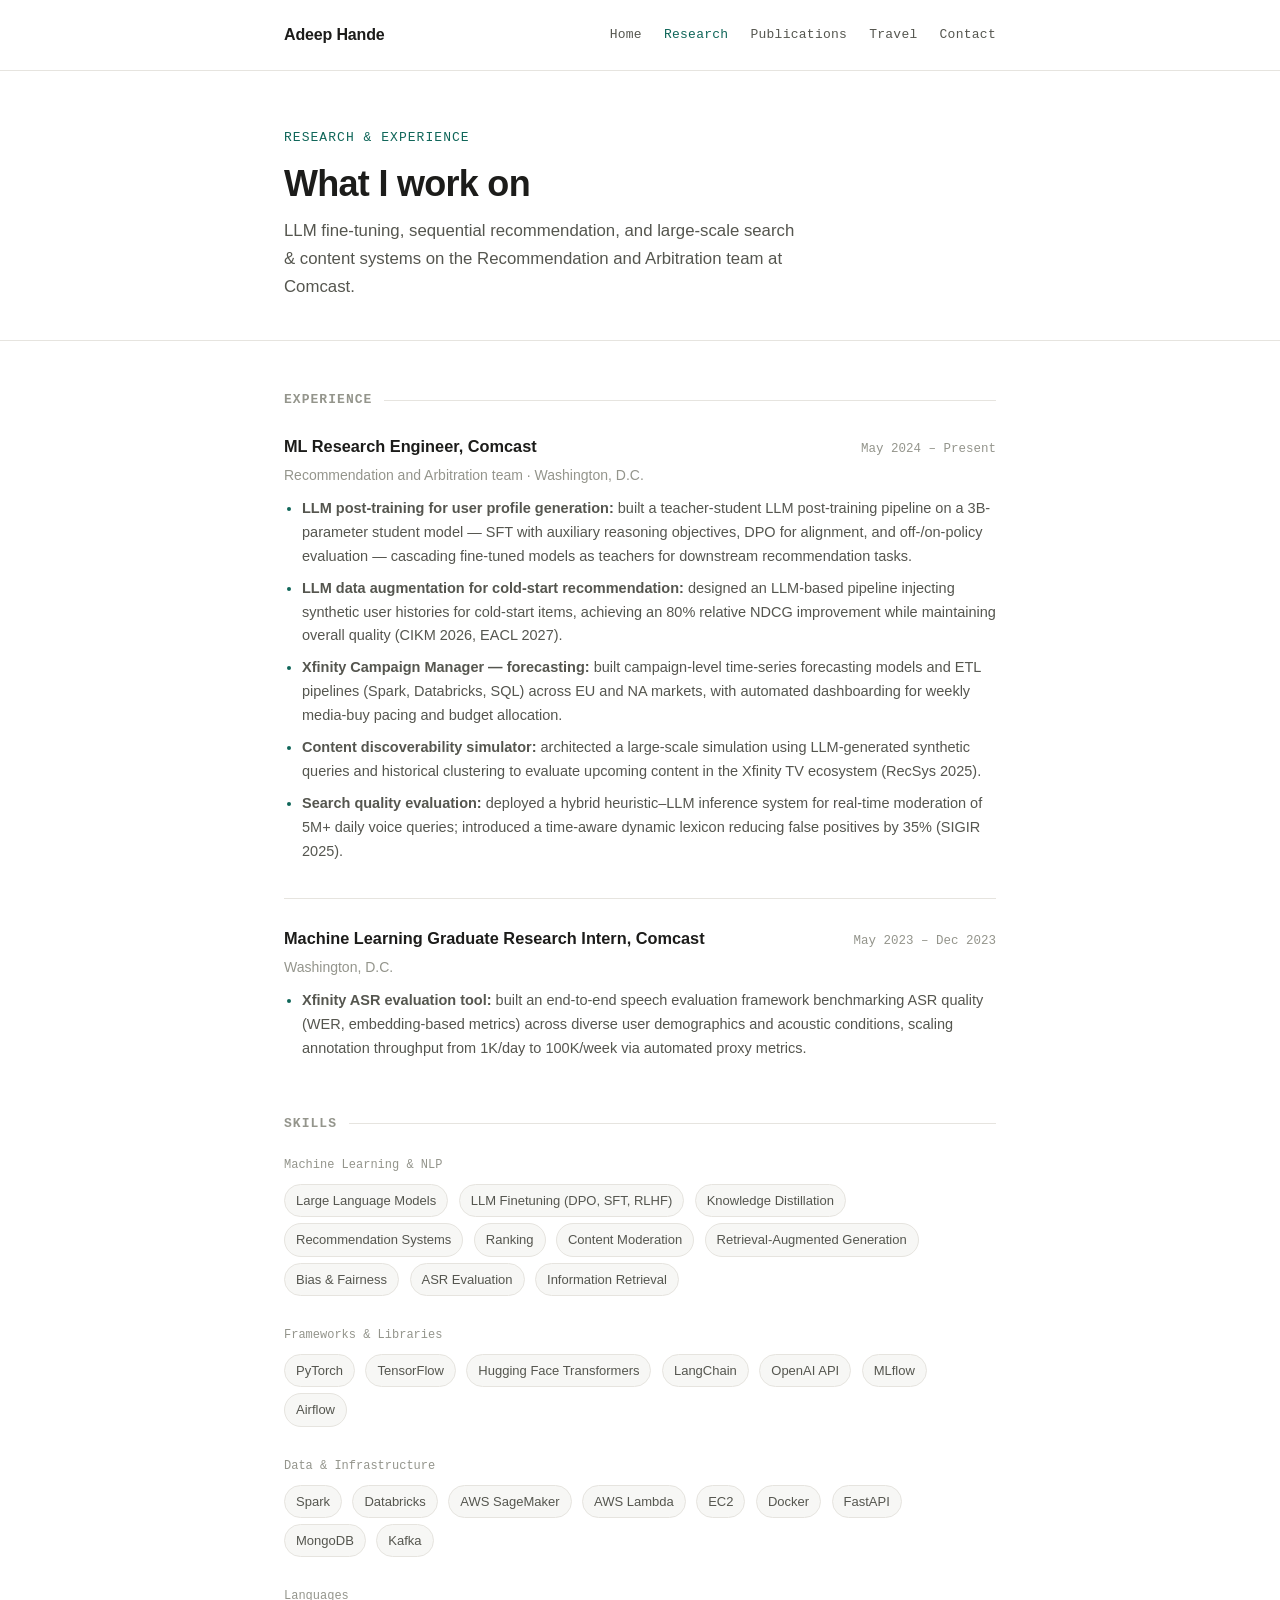
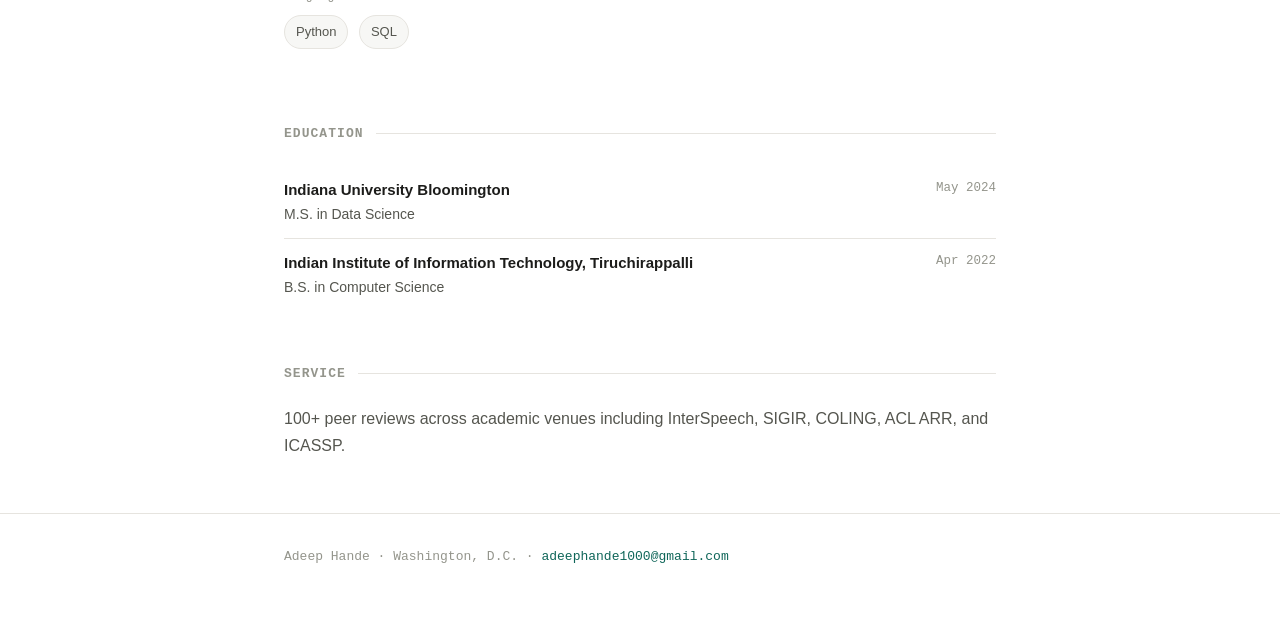
<file: research.html>
<!doctype html>
<html lang="en">
<head>
<meta charset="UTF-8" />
<meta name="viewport" content="width=device-width, initial-scale=1.0" />
<title>Research &amp; Experience — Adeep Hande</title>
<meta name="description" content="Adeep Hande's research and industry experience — LLM post-training, recommendation systems, and NLP at Comcast." />
<link rel="stylesheet" href="style.css" />
</head>
<body>

<nav class="site-nav">
  <div class="wrap">
    <a class="brand" href="index.html">Adeep Hande</a>
    <div class="nav-links">
      <a href="index.html">Home</a>
      <a href="research.html" class="active">Research</a>
      <a href="publications.html">Publications</a>
      <a href="travel.html">Travel</a>
      <a href="contact.html">Contact</a>
    </div>
  </div>
</nav>

<header class="page-head">
  <div class="wrap">
    <div class="eyebrow">Research &amp; Experience</div>
    <h1>What I work on</h1>
    <p class="tagline">
      LLM fine-tuning, sequential recommendation, and large-scale search &amp; content systems on the
      Recommendation and Arbitration team at Comcast.
    </p>
  </div>
</header>

<main>
  <div class="wrap">

    <section id="experience">
      <h2>Experience</h2>

      <div class="entry">
        <div class="entry-head">
          <div class="entry-title">ML Research Engineer, Comcast</div>
          <div class="entry-meta">May 2024 &ndash; Present</div>
        </div>
        <div class="entry-sub">Recommendation and Arbitration team &middot; Washington, D.C.</div>
        <ul class="bullets">
          <li><strong>LLM post-training for user profile generation:</strong> built a teacher-student LLM post-training pipeline on a 3B-parameter student model &mdash; SFT with auxiliary reasoning objectives, DPO for alignment, and off-/on-policy evaluation &mdash; cascading fine-tuned models as teachers for downstream recommendation tasks.</li>
          <li><strong>LLM data augmentation for cold-start recommendation:</strong> designed an LLM-based pipeline injecting synthetic user histories for cold-start items, achieving an 80% relative NDCG improvement while maintaining overall quality (CIKM 2026, EACL 2027).</li>
          <li><strong>Xfinity Campaign Manager &mdash; forecasting:</strong> built campaign-level time-series forecasting models and ETL pipelines (Spark, Databricks, SQL) across EU and NA markets, with automated dashboarding for weekly media-buy pacing and budget allocation.</li>
          <li><strong>Content discoverability simulator:</strong> architected a large-scale simulation using LLM-generated synthetic queries and historical clustering to evaluate upcoming content in the Xfinity TV ecosystem (RecSys 2025).</li>
          <li><strong>Search quality evaluation:</strong> deployed a hybrid heuristic&ndash;LLM inference system for real-time moderation of 5M+ daily voice queries; introduced a time-aware dynamic lexicon reducing false positives by 35% (SIGIR 2025).</li>
        </ul>
      </div>

      <div class="entry">
        <div class="entry-head">
          <div class="entry-title">Machine Learning Graduate Research Intern, Comcast</div>
          <div class="entry-meta">May 2023 &ndash; Dec 2023</div>
        </div>
        <div class="entry-sub">Washington, D.C.</div>
        <ul class="bullets">
          <li><strong>Xfinity ASR evaluation tool:</strong> built an end-to-end speech evaluation framework benchmarking ASR quality (WER, embedding-based metrics) across diverse user demographics and acoustic conditions, scaling annotation throughput from 1K/day to 100K/week via automated proxy metrics.</li>
        </ul>
      </div>
    </section>

    <section id="skills">
      <h2>Skills</h2>
      <div class="tags">
        <div class="group">
          <div class="group-label">Machine Learning &amp; NLP</div>
          <span class="chip">Large Language Models</span>
          <span class="chip">LLM Finetuning (DPO, SFT, RLHF)</span>
          <span class="chip">Knowledge Distillation</span>
          <span class="chip">Recommendation Systems</span>
          <span class="chip">Ranking</span>
          <span class="chip">Content Moderation</span>
          <span class="chip">Retrieval-Augmented Generation</span>
          <span class="chip">Bias &amp; Fairness</span>
          <span class="chip">ASR Evaluation</span>
          <span class="chip">Information Retrieval</span>
        </div>
        <div class="group">
          <div class="group-label">Frameworks &amp; Libraries</div>
          <span class="chip">PyTorch</span>
          <span class="chip">TensorFlow</span>
          <span class="chip">Hugging Face Transformers</span>
          <span class="chip">LangChain</span>
          <span class="chip">OpenAI API</span>
          <span class="chip">MLflow</span>
          <span class="chip">Airflow</span>
        </div>
        <div class="group">
          <div class="group-label">Data &amp; Infrastructure</div>
          <span class="chip">Spark</span>
          <span class="chip">Databricks</span>
          <span class="chip">AWS SageMaker</span>
          <span class="chip">AWS Lambda</span>
          <span class="chip">EC2</span>
          <span class="chip">Docker</span>
          <span class="chip">FastAPI</span>
          <span class="chip">MongoDB</span>
          <span class="chip">Kafka</span>
        </div>
        <div class="group">
          <div class="group-label">Languages</div>
          <span class="chip">Python</span>
          <span class="chip">SQL</span>
        </div>
      </div>
    </section>

    <section id="education">
      <h2>Education</h2>
      <div class="edu-row">
        <div>
          <div class="edu-school">Indiana University Bloomington</div>
          <div class="edu-degree">M.S. in Data Science</div>
        </div>
        <div class="edu-date">May 2024</div>
      </div>
      <div class="edu-row">
        <div>
          <div class="edu-school">Indian Institute of Information Technology, Tiruchirappalli</div>
          <div class="edu-degree">B.S. in Computer Science</div>
        </div>
        <div class="edu-date">Apr 2022</div>
      </div>
    </section>

    <section id="service">
      <h2>Service</h2>
      <p>100+ peer reviews across academic venues including InterSpeech, SIGIR, COLING, ACL ARR, and ICASSP.</p>
    </section>

  </div>
</main>

<footer>
  <div class="wrap">
    Adeep Hande &middot; Washington, D.C. &middot; <a href="mailto:adeephande1000@gmail.com">adeephande1000@gmail.com</a>
  </div>
</footer>

</body>
</html>
</file>
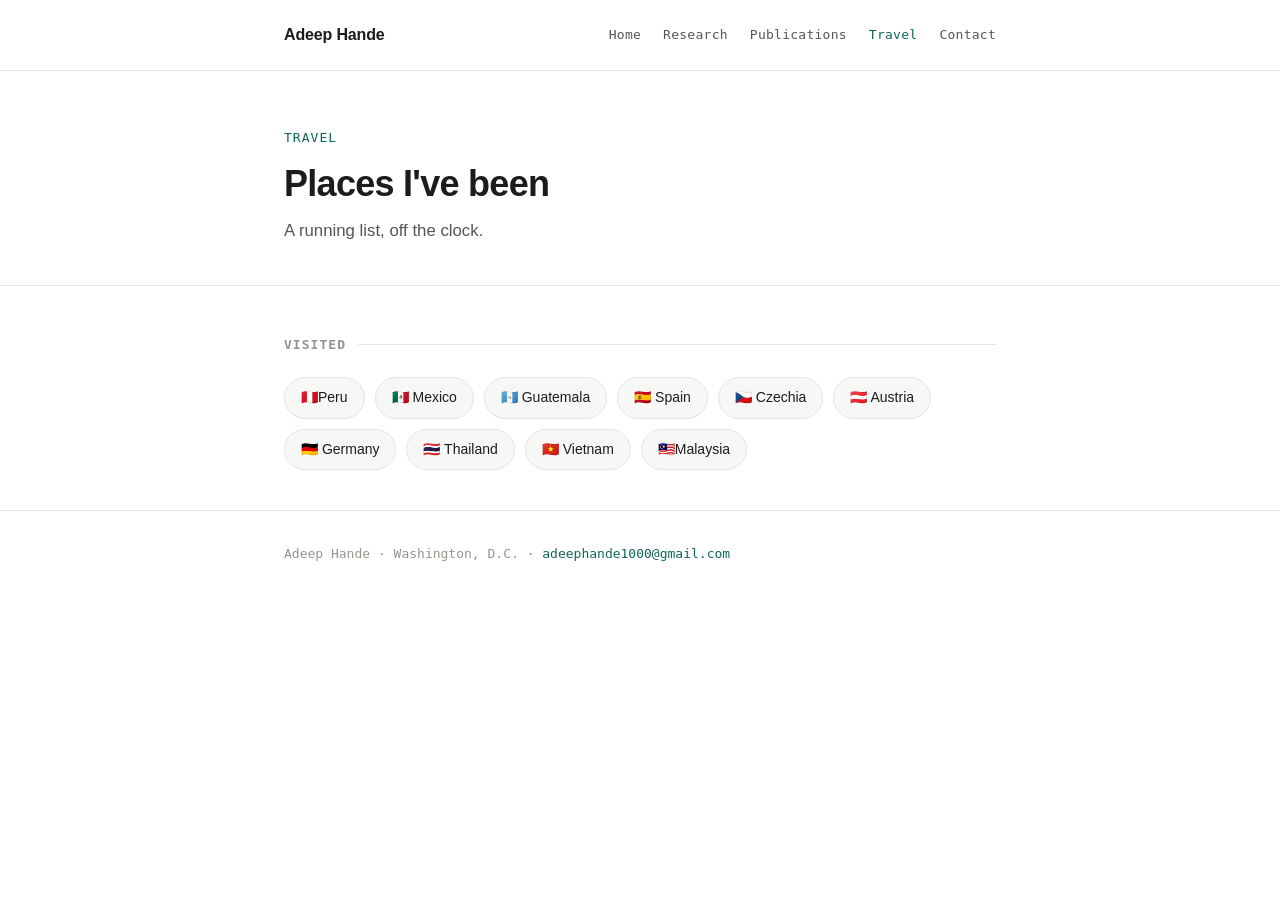
<file: travel.html>
<!doctype html>
<html lang="en">
<head>
<meta charset="UTF-8" />
<meta name="viewport" content="width=device-width, initial-scale=1.0" />
<title>Travel — Adeep Hande</title>
<meta name="description" content="Places Adeep Hande has traveled to." />
<link rel="stylesheet" href="style.css" />
</head>
<body>

<nav class="site-nav">
  <div class="wrap">
    <a class="brand" href="index.html">Adeep Hande</a>
    <div class="nav-links">
      <a href="index.html">Home</a>
      <a href="research.html">Research</a>
      <a href="publications.html">Publications</a>
      <a href="travel.html" class="active">Travel</a>
      <a href="contact.html">Contact</a>
    </div>
  </div>
</nav>

<header class="page-head">
  <div class="wrap">
    <div class="eyebrow">Travel</div>
    <h1>Places I've been</h1>
    <p class="tagline">A running list, off the clock.</p>
  </div>
</header>

<main>
  <div class="wrap">
    <section>
      <h2>Visited</h2>
      <div class="place-chips">
        <span class="place-chip">🇵🇪Peru</span>
        <span class="place-chip">🇲🇽 Mexico</span>
        <span class="place-chip">🇬🇹 Guatemala</span>
        <span class="place-chip">🇪🇸 Spain</span>
        <span class="place-chip">🇨🇿 Czechia</span>
        <span class="place-chip">🇦🇹 Austria</span>
        <span class="place-chip">🇩🇪 Germany</span>
        <span class="place-chip">🇹🇭 Thailand</span>
        <span class="place-chip">🇻🇳 Vietnam</span>
        <span class="place-chip">🇲🇾Malaysia</span>
      </div>
    </section>
  </div>
</main>

<footer>
  <div class="wrap">
    Adeep Hande &middot; Washington, D.C. &middot; <a href="mailto:adeephande1000@gmail.com">adeephande1000@gmail.com</a>
  </div>
</footer>

</body>
</html>
</file>
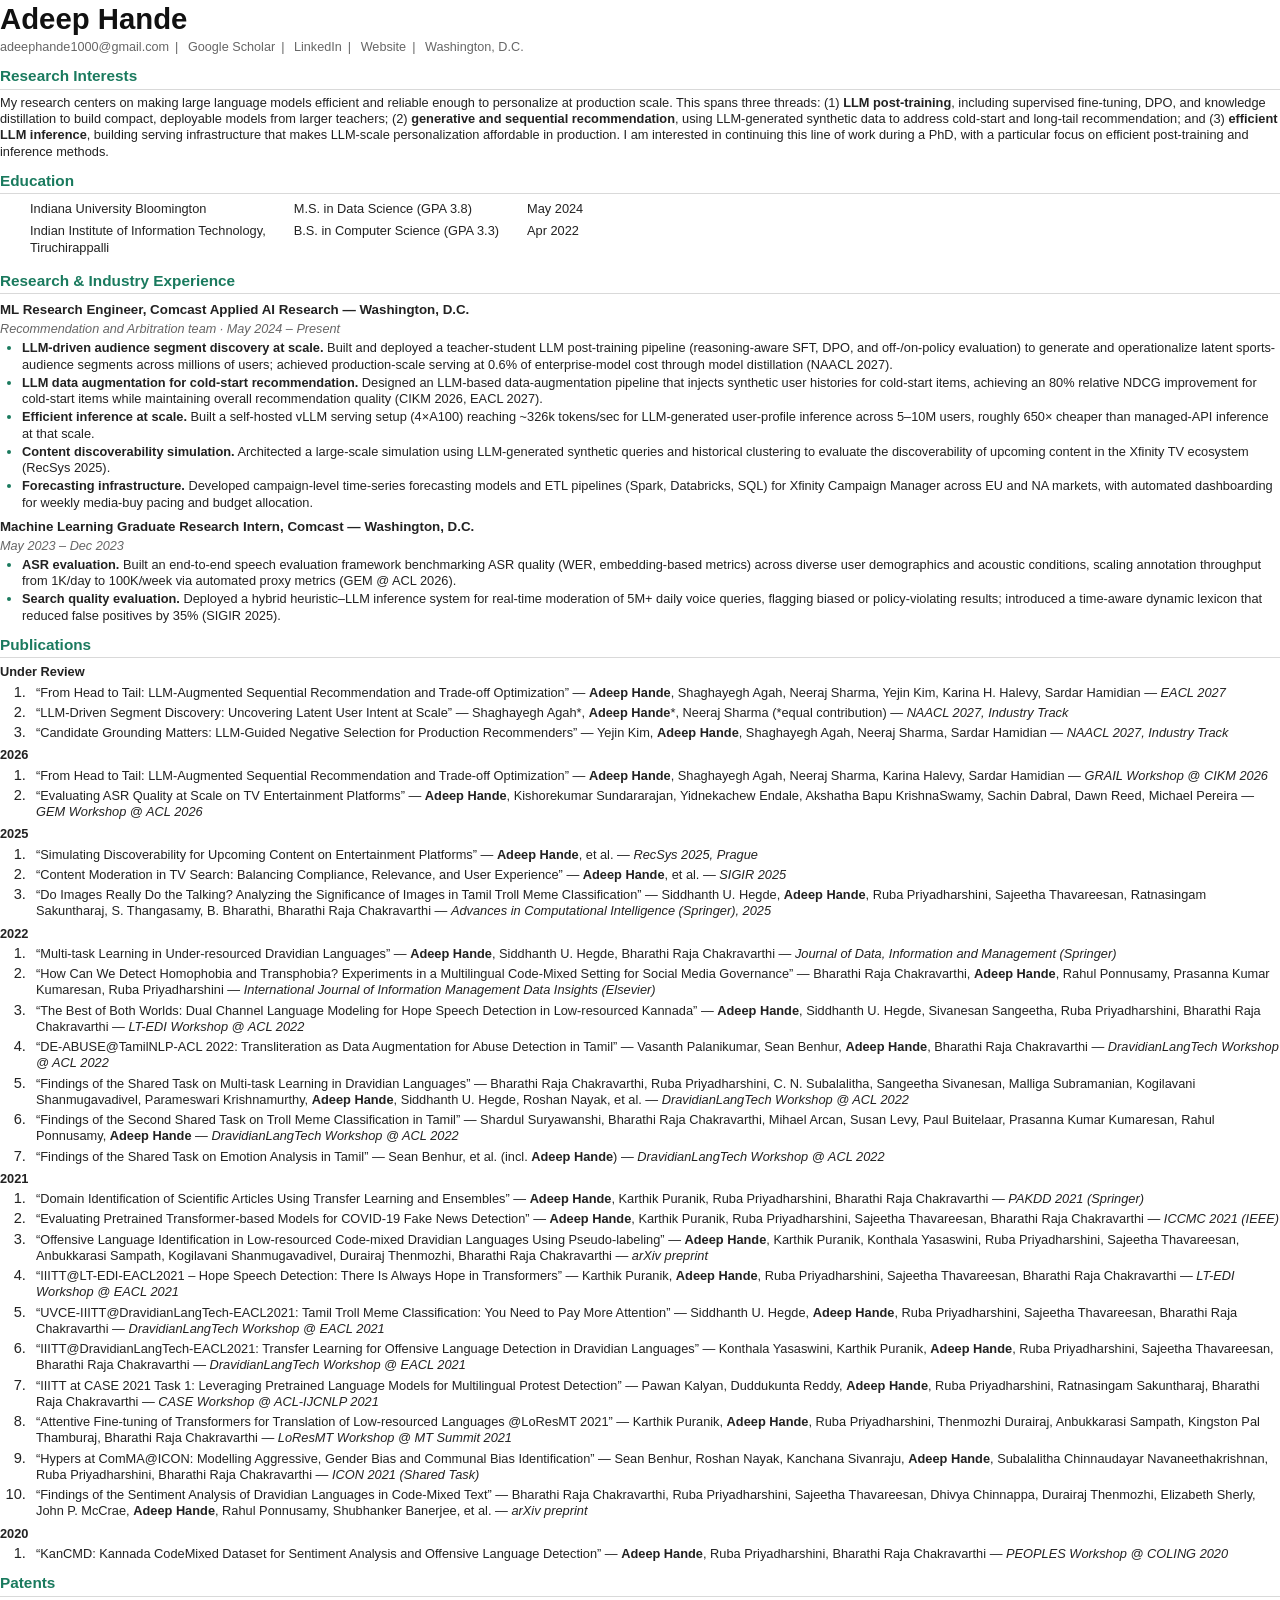
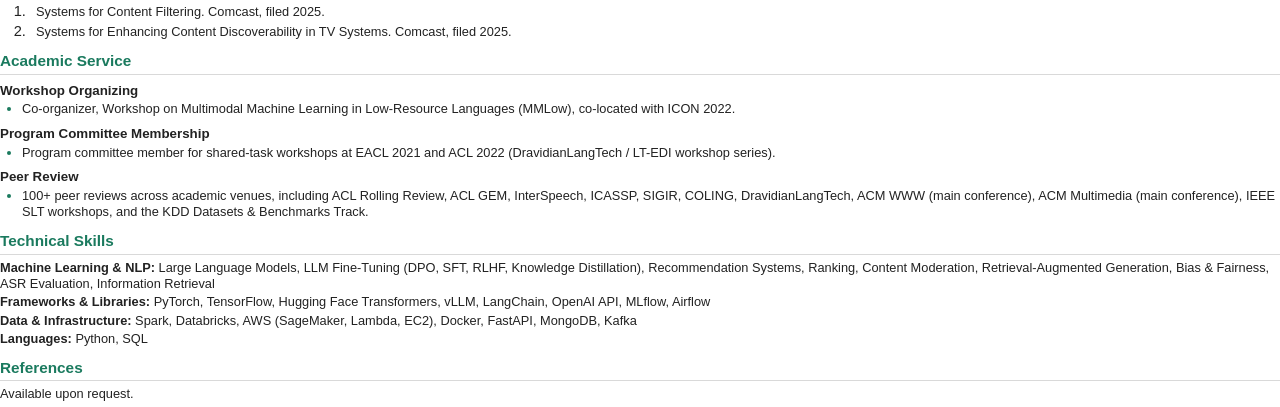
<file: _cv/cv.html>
<!doctype html>
<html lang="en">
<head>
<meta charset="UTF-8" />
<title>Adeep Hande CV</title>
<!--
  Source for cv.pdf. Edit this file, then regenerate the PDF from the repo root:

  "/Applications/Google Chrome.app/Contents/MacOS/Google Chrome" --headless --disable-gpu \
    --no-pdf-header-footer --print-to-pdf=cv.pdf "file://$PWD/_cv/cv.html"

  The leading underscore keeps this folder off the published GitHub Pages site.
-->
<style>
  @page { size: Letter; margin: 0.5in 0.65in; }
  :root { --green:#1a7a5e; --gray:#666; --rule:#d9d9d9; }
  * { box-sizing:border-box; }
  body { margin:0; font-family: Arial, Helvetica, sans-serif; font-size:9.6pt; line-height:1.27; color:#222; }
  a { color:inherit; text-decoration:none; }
  h1 { font-size:22pt; margin:0 0 2px; font-weight:700; color:#111; }
  .contact { color:var(--gray); font-size:9.5pt; margin-bottom:6px; }
  .contact span.sep { margin:0 6px; }
  h2 { color:var(--green); font-size:11.5pt; margin:11px 0 5px; padding-bottom:3px; border-bottom:1px solid var(--rule); }
  h3 { font-size:10pt; margin:8px 0 2px; }
  .sub { font-style:italic; color:var(--gray); font-size:9.5pt; margin-bottom:3px; }
  p { margin:0 0 4px; }
  ul { margin:2px 0 4px; padding-left:22px; }
  ul li { margin-bottom:2px; }
  ul li::marker { color:var(--green); }
  table.edu { border-collapse:collapse; margin-left:30px; }
  table.edu td { padding:2px 28px 4px 0; vertical-align:top; }
  ol.pubs { margin:2px 0 4px; padding-left:30px; }
  ol.pubs li { margin-bottom:2px; padding-left:6px; }
  ol.pubs li::marker { font-size:11pt; }
  .me { font-weight:700; }
  .venue { font-style:italic; }
  .yr { font-weight:700; margin:6px 0 1px; }
  .skills p { margin-bottom:2px; }
  section { break-inside:auto; }
  li, h3 { break-inside:avoid; }
  h2, h3, .yr { break-after:avoid; }
</style>
</head>
<body>

<h1>Adeep Hande</h1>
<div class="contact">
  <a href="mailto:adeephande1000@gmail.com">adeephande1000@gmail.com</a><span class="sep">|</span>
  <a href="https://scholar.google.com/citations?user=XvfdrGsAAAAJ&amp;hl=en">Google Scholar</a><span class="sep">|</span>
  <a href="https://www.linkedin.com/in/adeep-hande/">LinkedIn</a><span class="sep">|</span>
  <a href="https://adeeph-zz.github.io">Website</a><span class="sep">|</span>
  Washington, D.C.
</div>

<h2>Research Interests</h2>
<p>My research centers on making large language models efficient and reliable enough to personalize at production scale. This spans three threads: (1) <strong>LLM post-training</strong>, including supervised fine-tuning, DPO, and knowledge distillation to build compact, deployable models from larger teachers; (2) <strong>generative and sequential recommendation</strong>, using LLM-generated synthetic data to address cold-start and long-tail recommendation; and (3) <strong>efficient LLM inference</strong>, building serving infrastructure that makes LLM-scale personalization affordable in production. I am interested in continuing this line of work during a PhD, with a particular focus on efficient post-training and inference methods.</p>

<h2>Education</h2>
<table class="edu">
  <tr><td>Indiana University Bloomington</td><td>M.S. in Data Science (GPA 3.8)</td><td>May 2024</td></tr>
  <tr><td>Indian Institute of Information Technology,<br/>Tiruchirappalli</td><td>B.S. in Computer Science (GPA 3.3)</td><td>Apr 2022</td></tr>
</table>

<h2>Research &amp; Industry Experience</h2>
<h3>ML Research Engineer, Comcast Applied AI Research — Washington, D.C.</h3>
<div class="sub">Recommendation and Arbitration team · May 2024 – Present</div>
<ul>
  <li><strong>LLM-driven audience segment discovery at scale.</strong> Built and deployed a teacher-student LLM post-training pipeline (reasoning-aware SFT, DPO, and off-/on-policy evaluation) to generate and operationalize latent sports-audience segments across millions of users; achieved production-scale serving at 0.6% of enterprise-model cost through model distillation (NAACL 2027).</li>
  <li><strong>LLM data augmentation for cold-start recommendation.</strong> Designed an LLM-based data-augmentation pipeline that injects synthetic user histories for cold-start items, achieving an 80% relative NDCG improvement for cold-start items while maintaining overall recommendation quality (CIKM 2026, EACL 2027).</li>
  <li><strong>Efficient inference at scale.</strong> Built a self-hosted vLLM serving setup (4×A100) reaching ~326k tokens/sec for LLM-generated user-profile inference across 5–10M users, roughly 650× cheaper than managed-API inference at that scale.</li>
  <li><strong>Content discoverability simulation.</strong> Architected a large-scale simulation using LLM-generated synthetic queries and historical clustering to evaluate the discoverability of upcoming content in the Xfinity TV ecosystem (RecSys 2025).</li>
  <li><strong>Forecasting infrastructure.</strong> Developed campaign-level time-series forecasting models and ETL pipelines (Spark, Databricks, SQL) for Xfinity Campaign Manager across EU and NA markets, with automated dashboarding for weekly media-buy pacing and budget allocation.</li>
</ul>

<h3>Machine Learning Graduate Research Intern, Comcast — Washington, D.C.</h3>
<div class="sub">May 2023 – Dec 2023</div>
<ul>
  <li><strong>ASR evaluation.</strong> Built an end-to-end speech evaluation framework benchmarking ASR quality (WER, embedding-based metrics) across diverse user demographics and acoustic conditions, scaling annotation throughput from 1K/day to 100K/week via automated proxy metrics (GEM @ ACL 2026).</li>
  <li><strong>Search quality evaluation.</strong> Deployed a hybrid heuristic–LLM inference system for real-time moderation of 5M+ daily voice queries, flagging biased or policy-violating results; introduced a time-aware dynamic lexicon that reduced false positives by 35% (SIGIR 2025).</li>
</ul>

<h2>Publications</h2>
<div class="yr">Under Review</div>
<ol class="pubs">
  <li>“From Head to Tail: LLM-Augmented Sequential Recommendation and Trade-off Optimization” — <span class="me">Adeep Hande</span>, Shaghayegh Agah, Neeraj Sharma, Yejin Kim, Karina H. Halevy, Sardar Hamidian — <span class="venue">EACL 2027</span></li>
  <li>“LLM-Driven Segment Discovery: Uncovering Latent User Intent at Scale” — Shaghayegh Agah*, <span class="me">Adeep Hande</span>*, Neeraj Sharma (*equal contribution) — <span class="venue">NAACL 2027, Industry Track</span></li>
  <li>“Candidate Grounding Matters: LLM-Guided Negative Selection for Production Recommenders” — Yejin Kim, <span class="me">Adeep Hande</span>, Shaghayegh Agah, Neeraj Sharma, Sardar Hamidian — <span class="venue">NAACL 2027, Industry Track</span></li>
</ol>

<div class="yr">2026</div>
<ol class="pubs">
  <li>“From Head to Tail: LLM-Augmented Sequential Recommendation and Trade-off Optimization” — <span class="me">Adeep Hande</span>, Shaghayegh Agah, Neeraj Sharma, Karina Halevy, Sardar Hamidian — <span class="venue">GRAIL Workshop @ CIKM 2026</span></li>
  <li>“Evaluating ASR Quality at Scale on TV Entertainment Platforms” — <span class="me">Adeep Hande</span>, Kishorekumar Sundararajan, Yidnekachew Endale, Akshatha Bapu KrishnaSwamy, Sachin Dabral, Dawn Reed, Michael Pereira — <span class="venue">GEM Workshop @ ACL 2026</span></li>
</ol>

<div class="yr">2025</div>
<ol class="pubs">
  <li>“Simulating Discoverability for Upcoming Content on Entertainment Platforms” — <span class="me">Adeep Hande</span>, et al. — <span class="venue">RecSys 2025, Prague</span></li>
  <li>“Content Moderation in TV Search: Balancing Compliance, Relevance, and User Experience” — <span class="me">Adeep Hande</span>, et al. — <span class="venue">SIGIR 2025</span></li>
  <li>“Do Images Really Do the Talking? Analyzing the Significance of Images in Tamil Troll Meme Classification” — Siddhanth U. Hegde, <span class="me">Adeep Hande</span>, Ruba Priyadharshini, Sajeetha Thavareesan, Ratnasingam Sakuntharaj, S. Thangasamy, B. Bharathi, Bharathi Raja Chakravarthi — <span class="venue">Advances in Computational Intelligence (Springer), 2025</span></li>
</ol>

<div class="yr">2022</div>
<ol class="pubs">
  <li>“Multi-task Learning in Under-resourced Dravidian Languages” — <span class="me">Adeep Hande</span>, Siddhanth U. Hegde, Bharathi Raja Chakravarthi — <span class="venue">Journal of Data, Information and Management (Springer)</span></li>
  <li>“How Can We Detect Homophobia and Transphobia? Experiments in a Multilingual Code-Mixed Setting for Social Media Governance” — Bharathi Raja Chakravarthi, <span class="me">Adeep Hande</span>, Rahul Ponnusamy, Prasanna Kumar Kumaresan, Ruba Priyadharshini — <span class="venue">International Journal of Information Management Data Insights (Elsevier)</span></li>
  <li>“The Best of Both Worlds: Dual Channel Language Modeling for Hope Speech Detection in Low-resourced Kannada” — <span class="me">Adeep Hande</span>, Siddhanth U. Hegde, Sivanesan Sangeetha, Ruba Priyadharshini, Bharathi Raja Chakravarthi — <span class="venue">LT-EDI Workshop @ ACL 2022</span></li>
  <li>“DE-ABUSE@TamilNLP-ACL 2022: Transliteration as Data Augmentation for Abuse Detection in Tamil” — Vasanth Palanikumar, Sean Benhur, <span class="me">Adeep Hande</span>, Bharathi Raja Chakravarthi — <span class="venue">DravidianLangTech Workshop @ ACL 2022</span></li>
  <li>“Findings of the Shared Task on Multi-task Learning in Dravidian Languages” — Bharathi Raja Chakravarthi, Ruba Priyadharshini, C. N. Subalalitha, Sangeetha Sivanesan, Malliga Subramanian, Kogilavani Shanmugavadivel, Parameswari Krishnamurthy, <span class="me">Adeep Hande</span>, Siddhanth U. Hegde, Roshan Nayak, et al. — <span class="venue">DravidianLangTech Workshop @ ACL 2022</span></li>
  <li>“Findings of the Second Shared Task on Troll Meme Classification in Tamil” — Shardul Suryawanshi, Bharathi Raja Chakravarthi, Mihael Arcan, Susan Levy, Paul Buitelaar, Prasanna Kumar Kumaresan, Rahul Ponnusamy, <span class="me">Adeep Hande</span> — <span class="venue">DravidianLangTech Workshop @ ACL 2022</span></li>
  <li>“Findings of the Shared Task on Emotion Analysis in Tamil” — Sean Benhur, et al. (incl. <span class="me">Adeep Hande</span>) — <span class="venue">DravidianLangTech Workshop @ ACL 2022</span></li>
</ol>

<div class="yr">2021</div>
<ol class="pubs">
  <li>“Domain Identification of Scientific Articles Using Transfer Learning and Ensembles” — <span class="me">Adeep Hande</span>, Karthik Puranik, Ruba Priyadharshini, Bharathi Raja Chakravarthi — <span class="venue">PAKDD 2021 (Springer)</span></li>
  <li>“Evaluating Pretrained Transformer-based Models for COVID-19 Fake News Detection” — <span class="me">Adeep Hande</span>, Karthik Puranik, Ruba Priyadharshini, Sajeetha Thavareesan, Bharathi Raja Chakravarthi — <span class="venue">ICCMC 2021 (IEEE)</span></li>
  <li>“Offensive Language Identification in Low-resourced Code-mixed Dravidian Languages Using Pseudo-labeling” — <span class="me">Adeep Hande</span>, Karthik Puranik, Konthala Yasaswini, Ruba Priyadharshini, Sajeetha Thavareesan, Anbukkarasi Sampath, Kogilavani Shanmugavadivel, Durairaj Thenmozhi, Bharathi Raja Chakravarthi — <span class="venue">arXiv preprint</span></li>
  <li>“IIITT@LT-EDI-EACL2021 – Hope Speech Detection: There Is Always Hope in Transformers” — Karthik Puranik, <span class="me">Adeep Hande</span>, Ruba Priyadharshini, Sajeetha Thavareesan, Bharathi Raja Chakravarthi — <span class="venue">LT-EDI Workshop @ EACL 2021</span></li>
  <li>“UVCE-IIITT@DravidianLangTech-EACL2021: Tamil Troll Meme Classification: You Need to Pay More Attention” — Siddhanth U. Hegde, <span class="me">Adeep Hande</span>, Ruba Priyadharshini, Sajeetha Thavareesan, Bharathi Raja Chakravarthi — <span class="venue">DravidianLangTech Workshop @ EACL 2021</span></li>
  <li>“IIITT@DravidianLangTech-EACL2021: Transfer Learning for Offensive Language Detection in Dravidian Languages” — Konthala Yasaswini, Karthik Puranik, <span class="me">Adeep Hande</span>, Ruba Priyadharshini, Sajeetha Thavareesan, Bharathi Raja Chakravarthi — <span class="venue">DravidianLangTech Workshop @ EACL 2021</span></li>
  <li>“IIITT at CASE 2021 Task 1: Leveraging Pretrained Language Models for Multilingual Protest Detection” — Pawan Kalyan, Duddukunta Reddy, <span class="me">Adeep Hande</span>, Ruba Priyadharshini, Ratnasingam Sakuntharaj, Bharathi Raja Chakravarthi — <span class="venue">CASE Workshop @ ACL-IJCNLP 2021</span></li>
  <li>“Attentive Fine-tuning of Transformers for Translation of Low-resourced Languages @LoResMT 2021” — Karthik Puranik, <span class="me">Adeep Hande</span>, Ruba Priyadharshini, Thenmozhi Durairaj, Anbukkarasi Sampath, Kingston Pal Thamburaj, Bharathi Raja Chakravarthi — <span class="venue">LoResMT Workshop @ MT Summit 2021</span></li>
  <li>“Hypers at ComMA@ICON: Modelling Aggressive, Gender Bias and Communal Bias Identification” — Sean Benhur, Roshan Nayak, Kanchana Sivanraju, <span class="me">Adeep Hande</span>, Subalalitha Chinnaudayar Navaneethakrishnan, Ruba Priyadharshini, Bharathi Raja Chakravarthi — <span class="venue">ICON 2021 (Shared Task)</span></li>
  <li>“Findings of the Sentiment Analysis of Dravidian Languages in Code-Mixed Text” — Bharathi Raja Chakravarthi, Ruba Priyadharshini, Sajeetha Thavareesan, Dhivya Chinnappa, Durairaj Thenmozhi, Elizabeth Sherly, John P. McCrae, <span class="me">Adeep Hande</span>, Rahul Ponnusamy, Shubhanker Banerjee, et al. — <span class="venue">arXiv preprint</span></li>
</ol>

<div class="yr">2020</div>
<ol class="pubs">
  <li>“KanCMD: Kannada CodeMixed Dataset for Sentiment Analysis and Offensive Language Detection” — <span class="me">Adeep Hande</span>, Ruba Priyadharshini, Bharathi Raja Chakravarthi — <span class="venue">PEOPLES Workshop @ COLING 2020</span></li>
</ol>

<h2>Patents</h2>
<ol class="pubs">
  <li>Systems for Content Filtering. Comcast, filed 2025.</li>
  <li>Systems for Enhancing Content Discoverability in TV Systems. Comcast, filed 2025.</li>
</ol>

<h2>Academic Service</h2>
<h3>Workshop Organizing</h3>
<ul>
  <li>Co-organizer, Workshop on Multimodal Machine Learning in Low-Resource Languages (MMLow), co-located with ICON 2022.</li>
</ul>
<h3>Program Committee Membership</h3>
<ul>
  <li>Program committee member for shared-task workshops at EACL 2021 and ACL 2022 (DravidianLangTech / LT-EDI workshop series).</li>
</ul>
<h3>Peer Review</h3>
<ul>
  <li>100+ peer reviews across academic venues, including ACL Rolling Review, ACL GEM, InterSpeech, ICASSP, SIGIR, COLING, DravidianLangTech, ACM WWW (main conference), ACM Multimedia (main conference), IEEE SLT workshops, and the KDD Datasets &amp; Benchmarks Track.</li>
</ul>

<h2>Technical Skills</h2>
<div class="skills">
  <p><strong>Machine Learning &amp; NLP:</strong> Large Language Models, LLM Fine-Tuning (DPO, SFT, RLHF, Knowledge Distillation), Recommendation Systems, Ranking, Content Moderation, Retrieval-Augmented Generation, Bias &amp; Fairness, ASR Evaluation, Information Retrieval</p>
  <p><strong>Frameworks &amp; Libraries:</strong> PyTorch, TensorFlow, Hugging Face Transformers, vLLM, LangChain, OpenAI API, MLflow, Airflow</p>
  <p><strong>Data &amp; Infrastructure:</strong> Spark, Databricks, AWS (SageMaker, Lambda, EC2), Docker, FastAPI, MongoDB, Kafka</p>
  <p><strong>Languages:</strong> Python, SQL</p>
</div>

<h2>References</h2>
<p>Available upon request.</p>

</body>
</html>
</file>
<file: assets/style.css>
/* Heading font is "--serif" for historical reasons; it is now Manrope (sans). */
:root{
  --bg:#ffffff;
  --bg-soft:#f6f8f8;
  --border:#e5e7eb;
  --text:#0a0a0a;
  --text-dim:#4b5563;
  --text-faint:#8b929c;
  --accent:#0f766e;
  --accent-soft:#e6f4f2;
  --review:#92400e;
  --review-soft:#fef3c7;
  --serif:'Manrope','Inter',-apple-system,BlinkMacSystemFont,'Segoe UI',Roboto,Helvetica,Arial,sans-serif;
  --sans:'Inter',-apple-system,BlinkMacSystemFont,'Segoe UI',Roboto,Helvetica,Arial,sans-serif;
  --mono:'JetBrains Mono','SF Mono',Consolas,monospace;
  --maxw:780px;
}
@media (prefers-color-scheme: dark){
  :root{
    --bg:#0d1111;
    --bg-soft:#151b1b;
    --border:#243030;
    --text:#e8ecec;
    --text-dim:#a7b0b0;
    --text-faint:#6f7979;
    --accent:#2dd4bf;
    --accent-soft:#0f2e2a;
    --review:#fbbf24;
    --review-soft:#3a2e12;
  }
}
*{box-sizing:border-box;}
html{scroll-behavior:smooth; scroll-padding-top:72px;}
body{
  margin:0;
  background:var(--bg);
  color:var(--text);
  font-family:var(--sans);
  font-size:16px;
  line-height:1.65;
  -webkit-font-smoothing:antialiased;
}
a{color:var(--accent); text-decoration:none;}
a:hover{text-decoration:underline; text-underline-offset:3px;}
strong{color:var(--text); font-weight:600;}
.wrap{max-width:var(--maxw); margin:0 auto; padding:0 20px;}

/* ---------- top nav ---------- */
.topnav{
  position:sticky; top:0; z-index:10;
  background:color-mix(in srgb, var(--bg) 88%, transparent);
  backdrop-filter:saturate(1.4) blur(10px);
  -webkit-backdrop-filter:saturate(1.4) blur(10px);
  border-bottom:1px solid var(--border);
}
.topnav .wrap{
  display:flex; align-items:center; justify-content:space-between;
  height:56px; gap:16px;
}
.brand{
  font-family:var(--serif); font-weight:800; font-size:17px; color:var(--text); letter-spacing:-0.02em;
  white-space:nowrap;
}
.brand:hover{text-decoration:none;}
.topnav nav{display:flex; gap:18px; overflow-x:auto; scrollbar-width:none;}
.topnav nav::-webkit-scrollbar{display:none;}
.topnav nav a{
  font-size:14px; color:var(--text-dim); white-space:nowrap;
}
.topnav nav a:hover, .topnav nav a.active{color:var(--accent); text-decoration:none;}

/* ---------- hero ---------- */
.hero{padding:56px 0 40px; display:flex; gap:28px; align-items:center;}
.avatar{
  flex:none; width:96px; height:96px; border-radius:50%;
  background:var(--accent-soft); color:var(--accent);
  display:grid; place-items:center;
  font-family:var(--serif); font-size:34px; font-weight:600; letter-spacing:.02em;
  object-fit:cover;
}
.hero h1{
  font-family:var(--serif); font-weight:800;
  font-size:2.4rem; line-height:1.15; margin:0 0 6px; letter-spacing:-0.025em;
}
.hero .role{color:var(--text-dim); margin:0 0 16px; font-size:1.02rem;}
.links{display:flex; flex-wrap:wrap; gap:8px;}
.links a{
  font-size:13.5px; color:var(--text);
  border:1px solid var(--border); background:var(--bg-soft);
  padding:5px 12px; border-radius:999px;
  transition:border-color .15s, color .15s;
}
.links a:hover{border-color:var(--accent); color:var(--accent); text-decoration:none;}
.links a.primary{background:var(--accent); border-color:var(--accent); color:#fff;}
@media (prefers-color-scheme: dark){ .links a.primary{color:#0d1111;} }
.links a.primary:hover{opacity:.9; color:#fff;}

/* ---------- sections ---------- */
section{padding:28px 0 12px;}
h2{
  font-family:var(--serif); font-weight:700; font-size:1.45rem;
  margin:0 0 18px; letter-spacing:-0.02em;
}
h3{font-size:1rem; font-weight:600; margin:0 0 4px;}
p{color:var(--text-dim); margin:0 0 14px;}
.lede{
  font-family:var(--serif); font-size:1.25rem; line-height:1.4; font-weight:600;
  color:var(--text); margin:0 0 16px; padding-left:14px; border-left:3px solid var(--accent);
  letter-spacing:-0.01em;
}
hr.sep{border:none; border-top:1px solid var(--border); margin:28px 0 0;}

/* research themes */
.themes{display:grid; grid-template-columns:repeat(3,1fr); gap:14px; margin-top:20px;}
.theme{
  background:var(--bg-soft); border:1px solid var(--border);
  border-radius:10px; padding:16px 16px 14px;
}
.theme p{font-size:14px; margin:0;}

/* news */
.news{list-style:none; margin:0; padding:0;}
.news li{
  display:grid; grid-template-columns:84px 1fr; gap:14px;
  padding:9px 0; border-bottom:1px dashed var(--border);
  font-size:15px; color:var(--text-dim);
}
.news li:last-child{border-bottom:none;}
.news .date{font-family:var(--mono); font-size:12.5px; color:var(--text-faint); padding-top:3px;}
.news li.news-more{display:none;}
.news.expanded li.news-more{display:grid;}
.toggle{
  background:none; border:none; padding:0; margin-top:10px;
  font:inherit; font-size:14px; color:var(--accent); cursor:pointer;
}
.toggle:hover{text-decoration:underline; text-underline-offset:3px;}

/* badges */
.badge{
  display:inline-block; vertical-align:1px;
  font-size:11.5px; font-weight:600; letter-spacing:.02em;
  padding:1px 8px; border-radius:999px; margin-left:6px;
  background:var(--review-soft); color:var(--review);
  white-space:nowrap;
}
.badge.accepted{background:var(--accent-soft); color:var(--accent);}

/* publications */
.pub{padding:12px 0; border-bottom:1px solid var(--border);}
.pub:last-child{border-bottom:none;}
.pub-title{font-weight:600; color:var(--text); font-size:15.5px; line-height:1.45;}
.pub-authors{font-size:14px; color:var(--text-dim); margin-top:2px;}
.pub-authors .me{color:var(--text); font-weight:600;}
.pub-meta{font-size:14px; color:var(--text-dim); margin-top:2px;}
.pub-meta .venue{font-style:italic;}
.pub-links{display:inline-flex; gap:6px; margin-left:4px;}
.pub-links a{
  font-family:var(--mono); font-size:11.5px; text-transform:uppercase; letter-spacing:.03em;
  border:1px solid var(--border); border-radius:4px; padding:0 6px; color:var(--text-dim);
}
.pub-links a:hover{border-color:var(--accent); color:var(--accent); text-decoration:none;}
.more{display:inline-block; margin-top:14px; font-size:15px; font-weight:500;}
.year{
  font-family:var(--mono); font-size:13px; color:var(--text-faint);
  margin:26px 0 2px; letter-spacing:.06em;
}

/* experience */
.entry{margin-bottom:26px;}
.entry:last-child{margin-bottom:0;}
.entry-head{display:flex; justify-content:space-between; align-items:baseline; gap:12px; flex-wrap:wrap;}
.entry-meta{font-family:var(--mono); font-size:12.5px; color:var(--text-faint); white-space:nowrap;}
.entry-sub{color:var(--text-faint); font-size:14px; margin-bottom:6px;}
ul.bullets{margin:6px 0 0; padding-left:18px;}
ul.bullets li{color:var(--text-dim); margin-bottom:7px; font-size:14.5px;}
ul.bullets li::marker{color:var(--accent);}

/* education */
.edu-row{display:flex; justify-content:space-between; gap:12px; flex-wrap:wrap; padding:8px 0;}
.edu-degree{color:var(--text-dim); font-size:14.5px;}

/* skills */
.skill-row{display:grid; grid-template-columns:170px 1fr; gap:12px; padding:6px 0; font-size:14.5px;}
.skill-row .label{color:var(--text); font-weight:600;}
.skill-row .vals{color:var(--text-dim);}

footer{
  border-top:1px solid var(--border); margin-top:40px;
  padding:24px 0 48px; color:var(--text-faint); font-size:13px;
}
footer .wrap{display:flex; justify-content:space-between; gap:12px; flex-wrap:wrap;}

@media (max-width:680px){
  .hero{flex-direction:column; align-items:flex-start; gap:18px; padding:36px 0 28px;}
  .avatar{width:72px; height:72px; font-size:26px;}
  .hero h1{font-size:2rem;}
  .themes{grid-template-columns:1fr;}
  .news li{grid-template-columns:1fr; gap:0;}
  .skill-row{grid-template-columns:1fr; gap:2px;}
  .topnav nav{gap:14px;}
}
.pub-authors sup{font-size:.7em; margin-left:1px;}
.pub-authors .eq{color:var(--text-faint); font-size:12.5px; margin-left:4px;}


/* publication groups */
.group-head{font-family:var(--serif); font-size:1.2rem; font-weight:600; margin:40px 0 4px; padding-top:20px; border-top:1px solid var(--border);}
.group-head span{display:block; font-family:var(--sans); font-size:13.5px; font-weight:400; color:var(--text-faint); margin-top:2px;}
</file>
<file: style.css>
:root{
  --bg: #ffffff;
  --bg-soft: #f7f7f5;
  --border: #e6e4df;
  --text: #1c1c1a;
  --text-dim: #55564f;
  --text-faint: #94958c;
  --accent: #0f6659;
  --accent-soft: #e3f0ec;
  --mono: 'SF Mono', 'JetBrains Mono', 'Fira Code', Consolas, monospace;
  --sans: -apple-system, BlinkMacSystemFont, 'Inter', 'Segoe UI', Roboto, Helvetica, Arial, sans-serif;
  --maxw: 760px;
}
*{box-sizing:border-box;}
html{scroll-behavior:smooth;}
body{
  margin:0;
  background:var(--bg);
  color:var(--text);
  font-family:var(--sans);
  font-size:16px;
  line-height:1.65;
  -webkit-font-smoothing:antialiased;
}
a{color:var(--accent); text-decoration:none;}
a:hover{text-decoration:underline;}
.wrap{max-width:var(--maxw); margin:0 auto; padding:0 24px;}

/* ---- nav ---- */
nav.site-nav{
  border-bottom:1px solid var(--border);
  padding:22px 0;
}
nav.site-nav .wrap{
  display:flex;
  justify-content:space-between;
  align-items:center;
  flex-wrap:wrap;
  gap:14px;
}
.brand{
  font-weight:700;
  font-size:1rem;
  color:var(--text);
  letter-spacing:-0.01em;
}
.brand:hover{ text-decoration:none; }
.nav-links{
  display:flex;
  gap:22px;
  flex-wrap:wrap;
}
.nav-links a{
  font-family:var(--mono);
  font-size:13px;
  color:var(--text-dim);
  letter-spacing:.02em;
}
.nav-links a:hover{ color:var(--accent); text-decoration:none; }
.nav-links a.active{ color:var(--accent); }

/* ---- page header ---- */
header.page-head{
  padding: 56px 0 40px;
  border-bottom:1px solid var(--border);
}
.eyebrow{
  font-family:var(--mono);
  font-size:13px;
  color:var(--accent);
  letter-spacing:.08em;
  text-transform:uppercase;
  margin-bottom:14px;
}
h1{
  font-size:2.25rem;
  line-height:1.18;
  margin:0 0 12px;
  font-weight:700;
  letter-spacing:-0.02em;
}
.tagline{
  color:var(--text-dim);
  font-size:1.05rem;
  max-width:56ch;
  margin:0;
}
.links{
  display:flex;
  flex-wrap:wrap;
  gap:10px;
  margin-top:24px;
}
.links a{
  font-family:var(--mono);
  font-size:13px;
  color:var(--text);
  border:1px solid var(--border);
  background:var(--bg-soft);
  padding:8px 14px;
  border-radius:6px;
  transition:border-color .15s ease, color .15s ease, background .15s ease;
}
.links a:hover{
  border-color:var(--accent);
  color:var(--accent);
  background:var(--accent-soft);
  text-decoration:none;
}

main{padding: 48px 0 40px;}
section{margin-bottom:52px;}
section:last-child{margin-bottom:0;}

h2{
  font-family:var(--mono);
  font-size:13px;
  letter-spacing:.08em;
  text-transform:uppercase;
  color:var(--text-faint);
  margin:0 0 22px;
  display:flex;
  align-items:center;
  gap:12px;
}
h2::after{
  content:"";
  flex:1;
  height:1px;
  background:var(--border);
}

p{color:var(--text-dim); margin:0 0 14px;}

.entry{
  margin-bottom:26px;
  padding-bottom:26px;
  border-bottom:1px solid var(--border);
}
.entry:last-child{border-bottom:none; margin-bottom:0; padding-bottom:0;}
.entry-head{
  display:flex;
  justify-content:space-between;
  align-items:baseline;
  gap:16px;
  flex-wrap:wrap;
  margin-bottom:4px;
}
.entry-title{
  font-weight:600;
  color:var(--text);
  font-size:1.02rem;
}
.entry-meta{
  font-family:var(--mono);
  font-size:12.5px;
  color:var(--text-faint);
  white-space:nowrap;
}
.entry-sub{
  color:var(--text-faint);
  font-size:14px;
  margin-bottom:10px;
}
ul.bullets{
  margin:8px 0 0;
  padding-left:18px;
}
ul.bullets li{
  color:var(--text-dim);
  margin-bottom:8px;
  font-size:14.5px;
}
ul.bullets li::marker{ color: var(--accent); }

.pub{
  padding:14px 0;
  border-bottom:1px solid var(--border);
}
.pub:last-child{border-bottom:none;}
.pub-venue{
  font-family:var(--mono);
  font-size:12px;
  color:var(--accent);
  letter-spacing:.03em;
  text-transform:uppercase;
  margin-bottom:4px;
}
.pub-title{
  color:var(--text);
  font-size:15px;
}
.pub-title a{ color: var(--text); border-bottom: 1px dotted var(--text-faint); }
.pub-title a:hover{ color: var(--accent); border-color: var(--accent); text-decoration:none; }

.tags{
  display:flex;
  flex-wrap:wrap;
  gap:8px;
}
.tags .group{
  margin-bottom:16px;
  width:100%;
}
.tags .group-label{
  font-family:var(--mono);
  font-size:12px;
  color:var(--text-faint);
  margin-bottom:8px;
}
.chip{
  display:inline-block;
  font-size:13px;
  color:var(--text-dim);
  background:var(--bg-soft);
  border:1px solid var(--border);
  padding:5px 11px;
  border-radius:999px;
  margin:0 6px 6px 0;
}

.edu-row{
  display:flex;
  justify-content:space-between;
  gap:16px;
  flex-wrap:wrap;
  padding:12px 0;
  border-bottom:1px solid var(--border);
}
.edu-row:last-child{border-bottom:none;}
.edu-school{color:var(--text); font-weight:600; font-size:15px;}
.edu-degree{color:var(--text-dim); font-size:14px;}
.edu-date{font-family:var(--mono); font-size:12.5px; color:var(--text-faint); white-space:nowrap;}

/* ---- landing page specific ---- */
.hero{
  padding: 80px 0 56px;
  border-bottom:1px solid var(--border);
}
.hero h1{ font-size:2.5rem; }
.card-grid{
  display:grid;
  grid-template-columns: repeat(2, 1fr);
  gap:16px;
}
.card{
  border:1px solid var(--border);
  border-radius:10px;
  padding:22px;
  transition:border-color .15s ease, transform .15s ease;
  display:block;
}
.card:hover{
  border-color:var(--accent);
  text-decoration:none;
  transform:translateY(-2px);
}
.card-title{
  font-weight:600;
  color:var(--text);
  font-size:1.02rem;
  margin-bottom:6px;
}
.card-desc{
  color:var(--text-faint);
  font-size:13.5px;
  line-height:1.5;
}

/* ---- travel page specific ---- */
.place-chips{
  display:flex;
  flex-wrap:wrap;
  gap:10px;
  margin-top:8px;
}
.place-chip{
  font-size:14px;
  color:var(--text);
  background:var(--bg-soft);
  border:1px solid var(--border);
  padding:8px 16px;
  border-radius:999px;
}

/* ---- contact page specific ---- */
.contact-grid{
  display:flex;
  flex-direction:column;
  gap:0;
}
.contact-row{
  display:flex;
  justify-content:space-between;
  align-items:center;
  padding:16px 0;
  border-bottom:1px solid var(--border);
}
.contact-row:last-child{ border-bottom:none; }
.contact-label{
  font-family:var(--mono);
  font-size:13px;
  color:var(--text-faint);
  text-transform:uppercase;
  letter-spacing:.05em;
}
.contact-value{
  font-size:15px;
  color:var(--text);
}

footer{
  border-top:1px solid var(--border);
  padding:32px 0 64px;
  color:var(--text-faint);
  font-size:13px;
  font-family:var(--mono);
}

@media (max-width: 600px){
  header.page-head, .hero{padding:40px 0 32px;}
  h1{font-size:1.85rem;}
  .hero h1{ font-size:2rem; }
  .entry-head{flex-direction:column; gap:2px;}
  .card-grid{ grid-template-columns: 1fr; }
  .contact-row{ flex-direction:column; align-items:flex-start; gap:4px; }
}
</file>
